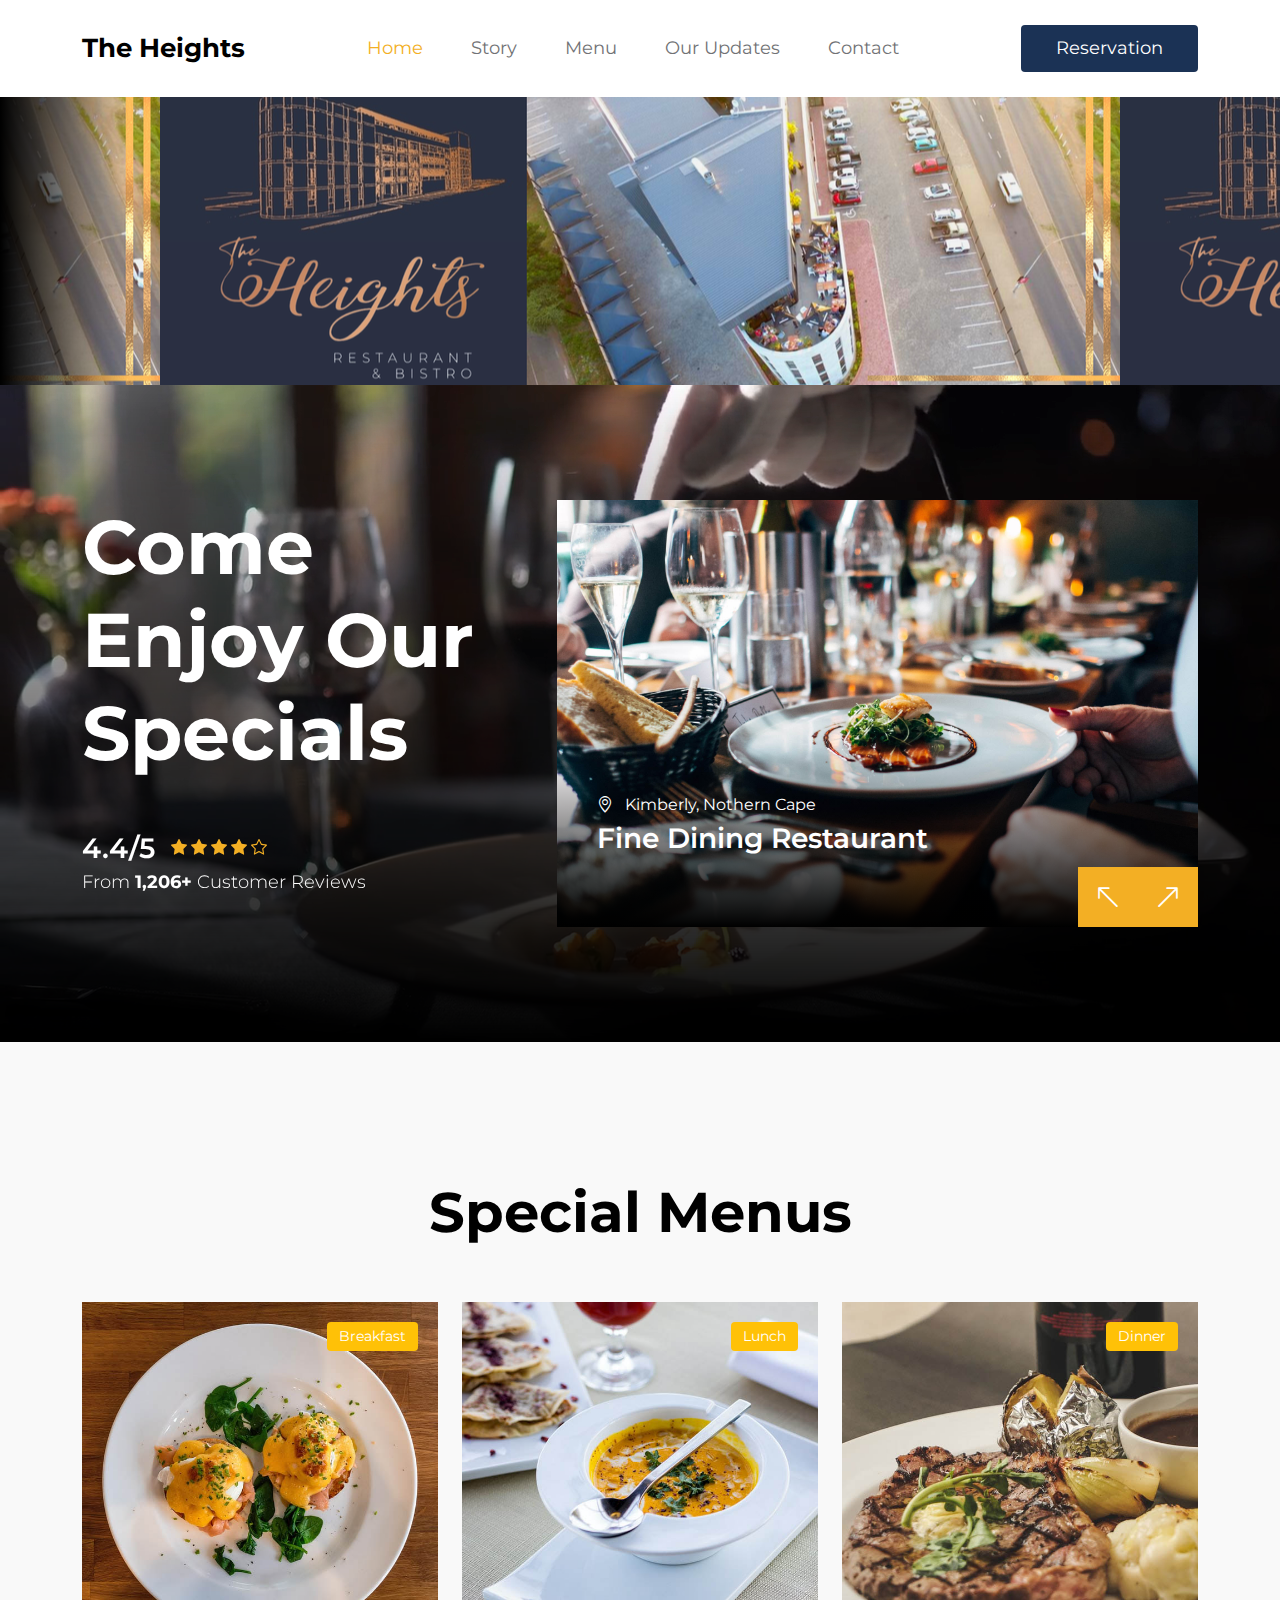
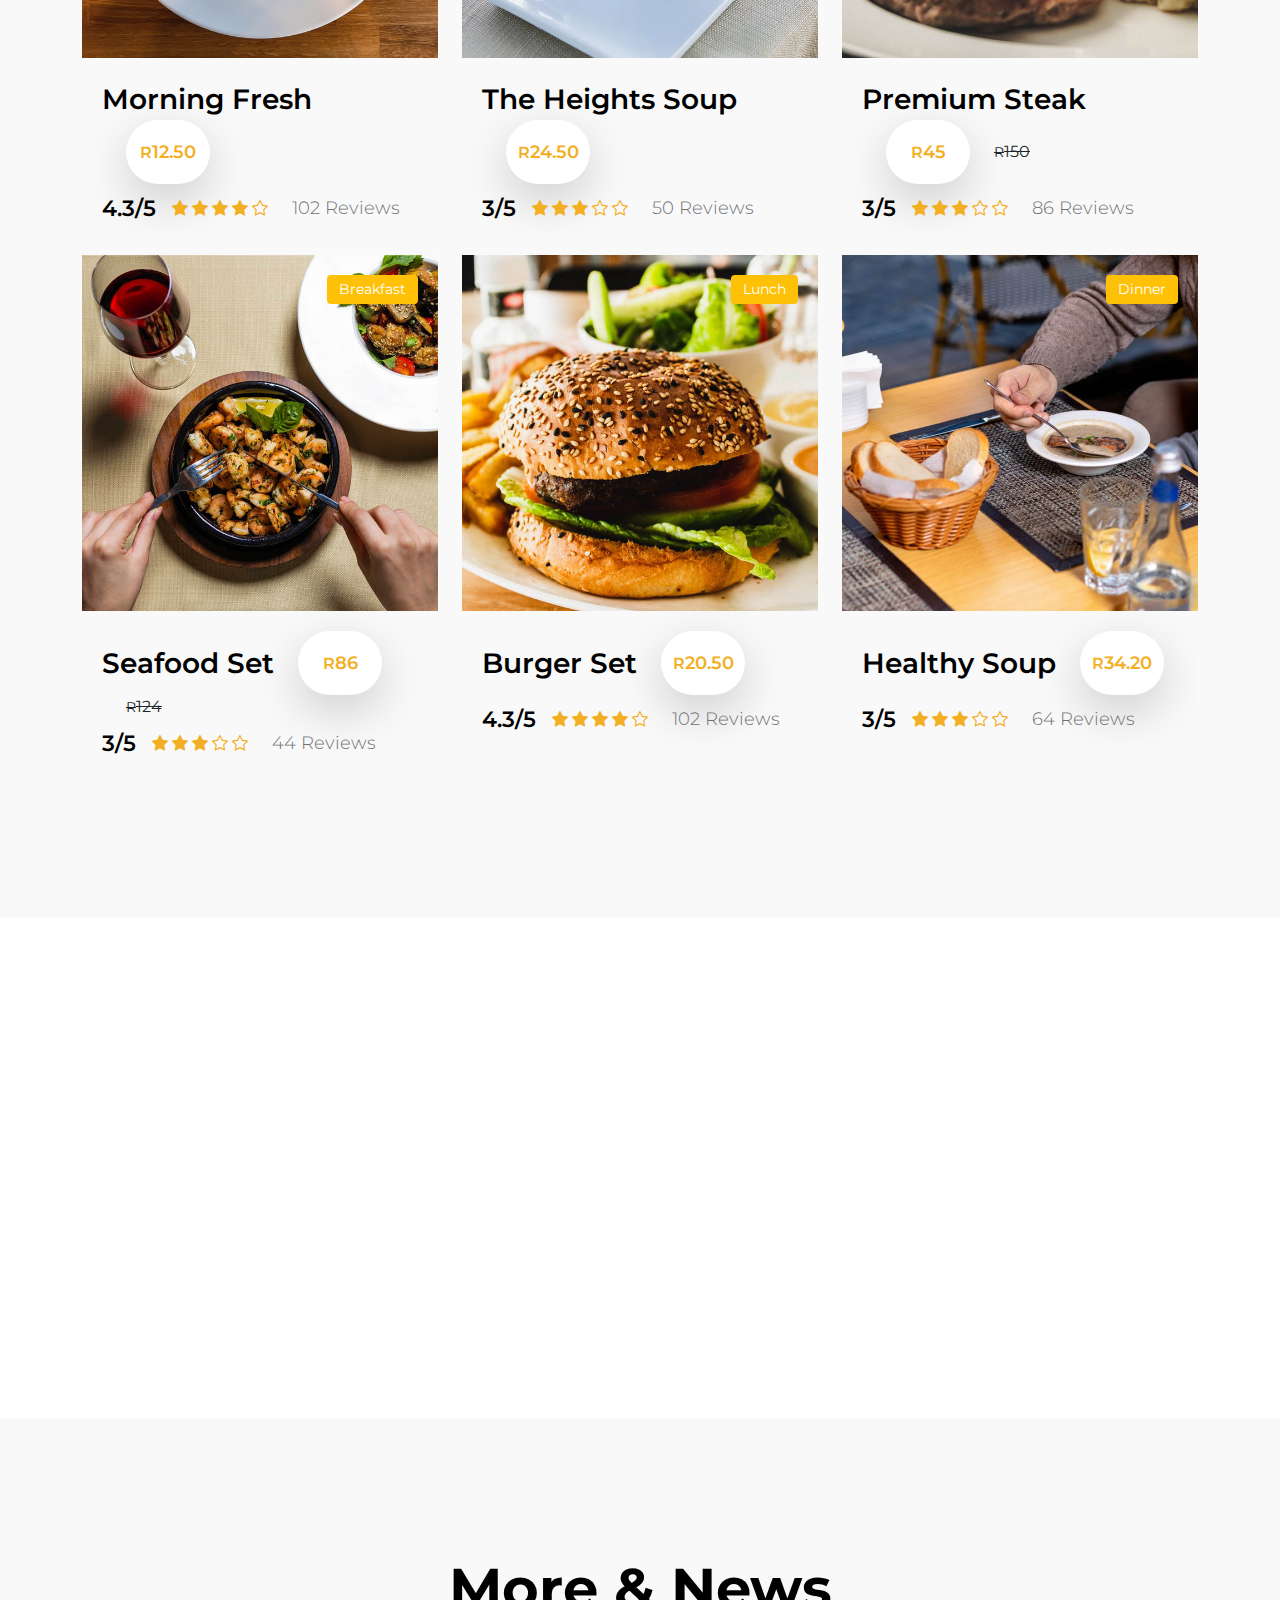
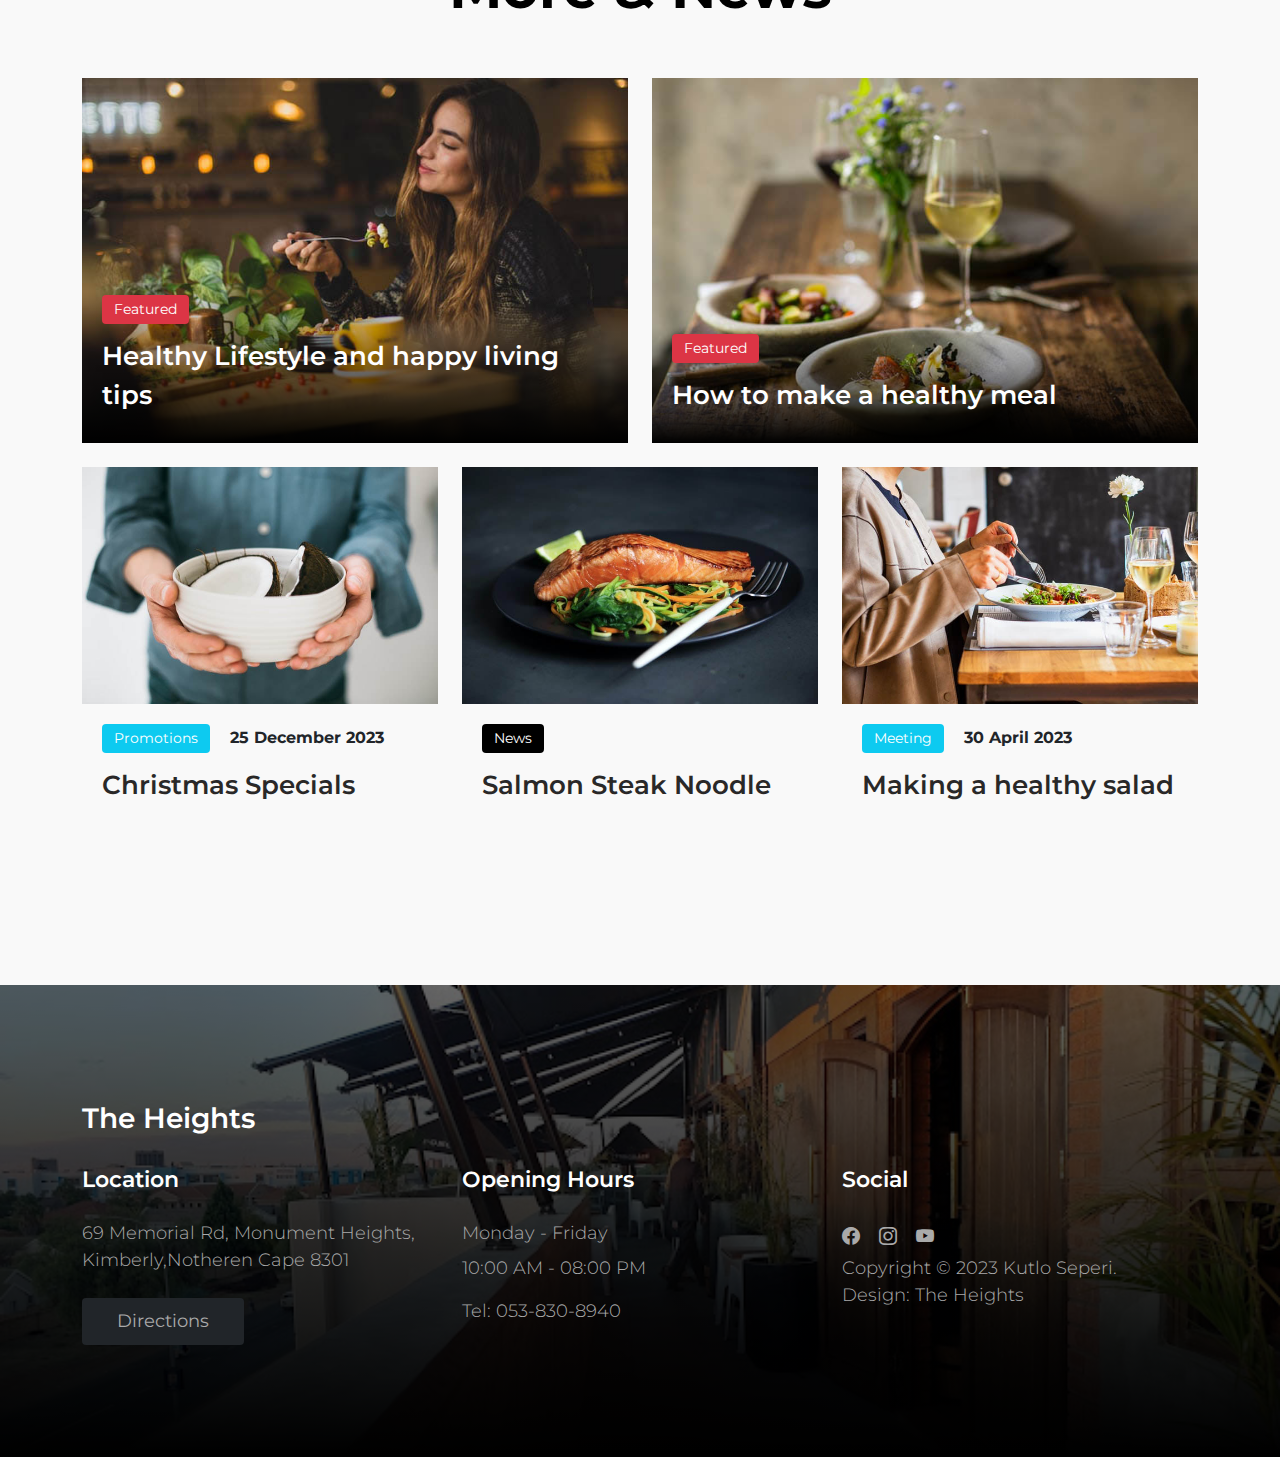
<file: index.html>
<!doctype html>
<html lang="en">
    <head>
        <meta charset="utf-8">
        <meta name="viewport" content="width=device-width, initial-scale=1">

        <meta name="description" content="">
        <meta name="author" content="">

        <title>The heights Restaurant</title>

        <!-- CSS FILES -->    
        <link rel="preconnect" href="https://fonts.googleapis.com">
        
        <link rel="preconnect" href="https://fonts.gstatic.com" crossorigin>
        
        <link href="https://fonts.googleapis.com/css2?family=Montserrat:wght@300;400;600;700&display=swap" rel="stylesheet">                    
        <link href="css/bootstrap.min.css" rel="stylesheet">

        <link href="css/bootstrap-icons.css" rel="stylesheet">

        <link href="css/The-Heights-Resturant.css" rel="stylesheet">
        
<!--

The Hights

-->
    </head>
    
    <body>
        
        <nav class="navbar navbar-expand-lg bg-white shadow-lg">
            <div class="container">
                <button class="navbar-toggler" type="button" data-bs-toggle="collapse" data-bs-target="#navbarNav" aria-controls="navbarNav" aria-expanded="false" aria-label="Toggle navigation">
                    <span class="navbar-toggler-icon"></span>
                </button>
                
                <a class="navbar-brand" href="index.html">
                    The Heights
                </a>

                <div class="d-lg-none">
                    <button type="button" class="custom-btn btn btn-primary" data-bs-toggle="modal" data-bs-target="#BookingModal">Reservation</button>
                </div>

                <div class="collapse navbar-collapse" id="navbarNav">
                    <ul class="navbar-nav mx-auto">
                        <li class="nav-item">
                            <a class="nav-link active" href="index.html">Home</a>
                        </li>

                        <li class="nav-item">
                            <a class="nav-link" href="about.html">Story</a>
                        </li>

                        <li class="nav-item">
                            <a class="nav-link" href="menu.html">Menu</a>
                        </li>

                        <li class="nav-item">
                            <a class="nav-link" href="news.html">Our Updates</a>
                        </li>

                        <li class="nav-item">
                            <a class="nav-link" href="contact.html">Contact</a>
                        </li>
                    </ul>
                </div>

                <div class="d-none d-lg-block">
                    <button type="button" class="custom-btn btn btn-primary" data-bs-toggle="modal" data-bs-target="#BookingModal">Reservation</button>
                </div>

            </div>
        </nav>

        <main>
            <div class="hero-banner">
                <br>
                <br>
                <br>
                <br>
                <br>
                <br>
                <br>
                <br>
            </div>
            <section class="hero">
                <div class="container">
                    <div class="row">

                        <div class="col-lg-5 col-12 m-auto">
                            <div class="heroText">

                                <h1 class="text-white mb-lg-5 mb-3"> Come Enjoy Our Specials</h1>

                                <div class="c-reviews my-3 d-flex flex-wrap align-items-center">
                                    <div class="d-flex flex-wrap align-items-center">
                                        <h4 class="text-white mb-0 me-3">4.4/5</h4>

                                        <div class="reviews-stars">
                                            <i class="bi-star-fill reviews-icon"></i>
                                            <i class="bi-star-fill reviews-icon"></i>
                                            <i class="bi-star-fill reviews-icon"></i>
                                            <i class="bi-star-fill reviews-icon"></i>
                                            <i class="bi-star reviews-icon"></i>
                                        </div>
                                    </div>

                                    <p class="text-white w-100">From <strong>1,206+</strong> Customer Reviews</p>
                                </div>
                            </div>
                        </div>

                        <div class="col-lg-7 col-12">
                            <div id="carouselExampleCaptions" class="carousel carousel-fade hero-carousel slide" data-bs-ride="carousel">
                                <div class="carousel-inner">
                                    <div class="carousel-item active">
                                        <div class="carousel-image-wrap">
                                            <img src="images/slide/jay-wennington-N_Y88TWmGwA-unsplash.jpg" class="img-fluid carousel-image" alt="">
                                        </div>
                                        
                                        <div class="carousel-caption">
                                            <span class="text-white">
                                                <i class="bi-geo-alt me-2"></i>
                                                Kimberly, Nothern Cape
                                            </span>

                                            <h4 class="hero-text">Fine Dining Restaurant</h4>
                                        </div>
                                    </div>

                                    <div class="carousel-item">
                                        <div class="carousel-image-wrap">
                                            <img src="images/slide/jason-leung-O67LZfeyYBk-unsplash.jpg" class="img-fluid carousel-image" alt="">
                                        </div>
                                        
                                        <div class="carousel-caption">
                                            <div class="d-flex align-items-center">
                                                <h4 class="hero-text">Steak</h4>

                                                <span class="price-tag ms-4"><small>R</small>26.50</span>
                                            </div>

                                            <div class="d-flex flex-wrap align-items-center">
                                                <h5 class="reviews-text mb-0 me-3">3.8/5</h5>

                                                <div class="reviews-stars">
                                                    <i class="bi-star-fill reviews-icon"></i>
                                                    <i class="bi-star-fill reviews-icon"></i>
                                                    <i class="bi-star-fill reviews-icon"></i>
                                                    <i class="bi-star reviews-icon"></i>
                                                    <i class="bi-star reviews-icon"></i>
                                                </div>
                                            </div>
                                        </div>
                                    </div>

                                    <div class="carousel-item">
                                        <div class="carousel-image-wrap">
                                            <img src="images/slide/ivan-torres-MQUqbmszGGM-unsplash.jpg" class="img-fluid carousel-image" alt="">
                                        </div>
                                        
                                        <div class="carousel-caption">
                                            <div class="d-flex align-items-center">
                                                <h4 class="hero-text">Sausage Pasta</h4>

                                                <span class="price-tag ms-4"><small>R</small>18.25</span>
                                            </div>

                                            <div class="d-flex flex-wrap align-items-center">
                                                <h5 class="reviews-text mb-0 me-3">4.2/5</h5>

                                                <div class="reviews-stars">
                                                    <i class="bi-star-fill reviews-icon"></i>
                                                    <i class="bi-star-fill reviews-icon"></i>
                                                    <i class="bi-star-fill reviews-icon"></i>
                                                    <i class="bi-star-fill reviews-icon"></i>
                                                    <i class="bi-star reviews-icon"></i>
                                                </div>
                                            </div>
                                        </div>
                                    </div>
                                </div>

                                <button class="carousel-control-prev" type="button" data-bs-target="#carouselExampleCaptions" data-bs-slide="prev">
                                    <span class="carousel-control-prev-icon" aria-hidden="true"></span>
                                    <span class="visually-hidden">Previous</span>
                                </button>

                                <button class="carousel-control-next" type="button" data-bs-target="#carouselExampleCaptions" data-bs-slide="next">
                                    <span class="carousel-control-next-icon" aria-hidden="true"></span>
                                    <span class="visually-hidden">Next</span>
                                </button>
                            </div>
                        </div>

                    </div>
                </div>

                <div class="video-wrap">
                    <video autoplay="" loop="" muted="" class="custom-video" poster="">
                        <source src="video/production_ID_3769033.mp4" type="video/mp4">
                        	Your browser does not support the video tag.
                    	</video>
                </div>

                <div class="overlay"></div>
            </section>

            <section class="menu section-padding">
                <div class="container">
                    <div class="row">

                        <div class="col-12">
                            <h2 class="text-center mb-lg-5 mb-4">Special Menus</h2>
                        </div>

                        <div class="col-lg-4 col-md-6 col-12">
                            <div class="menu-thumb">
                                <div class="menu-image-wrap">
                                    <img src="images/breakfast/brett-jordan-8xt8-HIFqc8-unsplash.jpg" class="img-fluid menu-image" alt="">

                                    <span class="menu-tag bg-warning">Breakfast</span>
                                </div>

                                <div class="menu-info d-flex flex-wrap align-items-center">
                                    <h4 class="mb-0">Morning Fresh</h4>

                                    <span class="price-tag bg-white shadow-lg ms-4"><small>R</small>12.50</span>

                                    <div class="d-flex flex-wrap align-items-center w-100 mt-2">
                                        <h6 class="reviews-text mb-0 me-3">4.3/5</h6>

                                        <div class="reviews-stars">
                                            <i class="bi-star-fill reviews-icon"></i>
                                            <i class="bi-star-fill reviews-icon"></i>
                                            <i class="bi-star-fill reviews-icon"></i>
                                            <i class="bi-star-fill reviews-icon"></i>
                                            <i class="bi-star reviews-icon"></i>
                                        </div>

                                        <p class="reviews-text mb-0 ms-4">102 Reviews</p>
                                    </div>
                                </div>
                            </div>
                        </div>

                        <div class="col-lg-4 col-md-6 col-12">
                            <div class="menu-thumb">
                                <div class="menu-image-wrap">
                                    <img src="images/lunch/farhad-ibrahimzade-MGKqxm6u2bc-unsplash.jpg" class="img-fluid menu-image" alt="">

                                    <span class="menu-tag bg-warning">Lunch</span>
                                </div>

                                <div class="menu-info d-flex flex-wrap align-items-center">
                                    <h4 class="mb-0"> The Heights Soup</h4>

                                    <span class="price-tag bg-white shadow-lg ms-4"><small>R</small>24.50</span>

                                    <div class="d-flex flex-wrap align-items-center w-100 mt-2">
                                        <h6 class="reviews-text mb-0 me-3">3/5</h6>

                                        <div class="reviews-stars">
                                            <i class="bi-star-fill reviews-icon"></i>
                                            <i class="bi-star-fill reviews-icon"></i>
                                            <i class="bi-star-fill reviews-icon"></i>
                                            <i class="bi-star reviews-icon"></i>
                                            <i class="bi-star reviews-icon"></i>
                                        </div>

                                        <p class="reviews-text mb-0 ms-4">50 Reviews</p>
                                    </div>
                                </div>
                            </div>
                        </div>

                        <div class="col-lg-4 col-md-6 col-12">
                            <div class="menu-thumb">
                                <div class="menu-image-wrap">
                                    <img src="images/dinner/keriliwi-c3mFafsFz2w-unsplash.jpg" class="img-fluid menu-image" alt="">

                                    <span class="menu-tag bg-warning">Dinner</span>
                                </div>

                                <div class="menu-info d-flex flex-wrap align-items-center">
                                    <h4 class="mb-0">Premium Steak</h4>

                                    <span class="price-tag bg-white shadow-lg ms-4"><small>R</small>45</span>

                                    <del class="ms-4"><small>R</small>150</del>

                                    <div class="d-flex flex-wrap align-items-center w-100 mt-2">
                                        <h6 class="reviews-text mb-0 me-3">3/5</h6>

                                        <div class="reviews-stars">
                                            <i class="bi-star-fill reviews-icon"></i>
                                            <i class="bi-star-fill reviews-icon"></i>
                                            <i class="bi-star-fill reviews-icon"></i>
                                            <i class="bi-star reviews-icon"></i>
                                            <i class="bi-star reviews-icon"></i>
                                        </div>

                                        <p class="reviews-text mb-0 ms-4">86 Reviews</p>
                                    </div>
                                </div>
                            </div>
                        </div>

                        <div class="col-lg-4 col-md-6 col-12">
                            <div class="menu-thumb">
                                <div class="menu-image-wrap">
                                    <img src="images/dinner/farhad-ibrahimzade-ZipYER3NLhY-unsplash.jpg" class="img-fluid menu-image" alt="">

                                    <span class="menu-tag bg-warning">Breakfast</span>
                                </div>

                                <div class="menu-info d-flex flex-wrap align-items-center">
                                    <h4 class="mb-0">Seafood Set</h4>

                                    <span class="price-tag bg-white shadow-lg ms-4"><small>R</small>86</span>

                                    <del class="ms-4"><small>R</small>124</del>

                                    <div class="d-flex flex-wrap align-items-center w-100 mt-2">
                                        <h6 class="reviews-text mb-0 me-3">3/5</h6>

                                        <div class="reviews-stars">
                                            <i class="bi-star-fill reviews-icon"></i>
                                            <i class="bi-star-fill reviews-icon"></i>
                                            <i class="bi-star-fill reviews-icon"></i>
                                            <i class="bi-star reviews-icon"></i>
                                            <i class="bi-star reviews-icon"></i>
                                        </div>

                                        <p class="reviews-text mb-0 ms-4">44 Reviews</p>
                                    </div>
                                </div>
                            </div>
                        </div>

                        <div class="col-lg-4 col-md-6 col-12">
                            <div class="menu-thumb">
                                <div class="menu-image-wrap">
                                    <img src="images/breakfast/louis-hansel-dphM2U1xq0U-unsplash.jpg" class="img-fluid menu-image" alt="">

                                    <span class="menu-tag bg-warning">Lunch</span>
                                </div>

                                <div class="menu-info d-flex flex-wrap align-items-center">
                                    <h4 class="mb-0">Burger Set</h4>

                                    <span class="price-tag bg-white shadow-lg ms-4"><small>R</small>20.50</span>

                                    <div class="d-flex flex-wrap align-items-center w-100 mt-2">
                                        <h6 class="reviews-text mb-0 me-3">4.3/5</h6>

                                        <div class="reviews-stars">
                                            <i class="bi-star-fill reviews-icon"></i>
                                            <i class="bi-star-fill reviews-icon"></i>
                                            <i class="bi-star-fill reviews-icon"></i>
                                            <i class="bi-star-fill reviews-icon"></i>
                                            <i class="bi-star reviews-icon"></i>
                                        </div>

                                        <p class="reviews-text mb-0 ms-4">102 Reviews</p>
                                    </div>
                                </div>
                            </div>
                        </div>

                        <div class="col-lg-4 col-md-6 col-12">
                            <div class="menu-thumb">
                                <div class="menu-image-wrap">
                                    <img src="images/lunch/farhad-ibrahimzade-D5c9ZciQy_I-unsplash.jpg" class="img-fluid menu-image" alt="">

                                    <span class="menu-tag bg-warning">Dinner</span>
                                </div>

                                <div class="menu-info d-flex flex-wrap align-items-center">
                                    <h4 class="mb-0">Healthy Soup</h4>

                                    <span class="price-tag bg-white shadow-lg ms-4"><small>R</small>34.20</span>

                                    <div class="d-flex flex-wrap align-items-center w-100 mt-2">
                                        <h6 class="reviews-text mb-0 me-3">3/5</h6>

                                        <div class="reviews-stars">
                                            <i class="bi-star-fill reviews-icon"></i>
                                            <i class="bi-star-fill reviews-icon"></i>
                                            <i class="bi-star-fill reviews-icon"></i>
                                            <i class="bi-star reviews-icon"></i>
                                            <i class="bi-star reviews-icon"></i>
                                        </div>

                                        <p class="reviews-text mb-0 ms-4">64 Reviews</p>
                                    </div>
                                </div>
                            </div>
                        </div>

                    </div>
                </div>
            </section>

            <section class="BgImage"></section>

            <section class="news section-padding">
                <div class="container">
                    <div class="row">

                        <h2 class="text-center mb-lg-5 mb-4">More &amp; News</h2>

                        <div class="col-lg-6 col-md-6 col-12">
                            <div class="news-thumb mb-4">
                                <a href="news-detail.html">
                                    <img src="images/news/pablo-merchan-montes-Orz90t6o0e4-unsplash.jpg" class="img-fluid news-image" alt="">
                                </a>
                                
                                <div class="news-text-info news-text-info-large">
                                    <span class="category-tag bg-danger">Featured</span>

                                    <h5 class="news-title mt-2">
                                        <a href="news-detail.html" class="news-title-link">Healthy Lifestyle and happy living tips</a>
                                    </h5>
                                </div>
                            </div> 
                        </div>

                        <div class="col-lg-6 col-md-6 col-12">
                            <div class="news-thumb mb-4">
                                <a href="news-detail.html">
                                    <img src="images/news/stefan-johnson-xIFbDeGcy44-unsplash.jpg" class="img-fluid news-image" alt="">
                                </a>
                                
                                <div class="news-text-info news-text-info-large">
                                    <span class="category-tag bg-danger">Featured</span>

                                    <h5 class="news-title mt-2">
                                        <a href="news-detail.html" class="news-title-link">How to make a healthy meal</a>
                                    </h5>
                                </div>
                            </div> 
                        </div>

                        <div class="col-lg-4 col-md-4 col-12">
                            <div class="news-thumb mb-lg-0 mb-lg-4 mb-0">
                                <a href="news-detail.html">
                                    <img src="images/news/gilles-lambert-S_LhjpfIdm4-unsplash.jpg" class="img-fluid news-image" alt="">
                                </a>
                                
                                <div class="news-text-info">
                                    <span class="category-tag me-3 bg-info">Promotions</span>

                                    <strong>25 December 2023</strong>

                                    <h5 class="news-title mt-2">
                                        <a href="news-detail.html" class="news-title-link">Christmas Specials</a>
                                    </h5>
                                </div>
                            </div> 
                        </div>

                        <div class="col-lg-4 col-md-4 col-12">
                            <div class="news-thumb mb-lg-0 mb-lg-4 mb-2">
                                <a href="news-detail.html">
                                    <img src="images/news/caroline-attwood-bpPTlXWTOvg-unsplash.jpg" class="img-fluid news-image" alt="">
                                </a>
                                
                                <div class="news-text-info">
                                    <span class="category-tag">News</span>

                                    <h5 class="news-title mt-2">
                                        <a href="news-detail.html" class="news-title-link">Salmon Steak Noodle</a>
                                    </h5>
                                </div>
                            </div> 
                        </div>

                        <div class="col-lg-4 col-md-6 col-12">
                            <div class="news-thumb mb-4">
                                <a href="news-detail.html">
                                    <img src="images/news/louis-hansel-GiIiRV0FjwU-unsplash.jpg" class="img-fluid news-image" alt="">
                                </a>
                                
                                <div class="news-text-info">
                                    <span class="category-tag me-3 bg-info">Meeting</span>

                                    <strong>30 April 2023</strong>

                                    <h5 class="news-title mt-2">
                                        <a href="news-detail.html" class="news-title-link">Making a healthy salad</a>
                                    </h5>
                                </div>
                            </div> 
                        </div>

                    </div>
                </div>
            </section>

        </main>

        <footer class="site-footer section-padding">
            
            <div class="container">
                
                <div class="row">

                    <div class="col-12">
                        <h4 class="text-white mb-4 me-5">The Heights</h4>
                    </div>

                    <div class="col-lg-4 col-md-7 col-xs-12 tooplate-mt30">
                        <h6 class="text-white mb-lg-4 mb-3">Location</h6>

                        <p>69 Memorial Rd, Monument Heights, Kimberly,Notheren Cape 8301</p>

                        <a href="https://maps.app.goo.gl/Lxz8xrsuiVxhBZQe9" class="custom-btn btn btn-dark mt-2">Directions</a>
                    </div>

                    <div class="col-lg-4 col-md-5 col-xs-12 tooplate-mt30">
                        <h6 class="text-white mb-lg-4 mb-3">Opening Hours</h6>

                        <p class="mb-2">Monday - Friday</p>

                        <p>10:00 AM - 08:00 PM</p>

                        <p>Tel: <a href="tel: 053-830-8940" class="tel-link">053-830-8940</a></p>
                    </div>

                    <div class="col-lg-4 col-md-6 col-xs-12 tooplate-mt30">
                        <h6 class="text-white mb-lg-4 mb-3">Social</h6>

                        <ul class="social-icon">
                            <li><a href="#" class="social-icon-link bi-facebook"></a></li>

                            <li><a href="#" class="social-icon-link bi-instagram"></a></li>

                           

                            <li><a href="#" class="social-icon-link bi-youtube"></a></li>
                        </ul>
                    
                        <p class="copyright-text ">Copyright © 2023 Kutlo Seperi.
                        <br>Design: The Heights</p>
                        
                    </div>

                </div><!-- row ending -->
                
             </div><!-- container ending -->
             
        </footer>

        <!-- Modal -->
        <div class="modal fade" id="BookingModal" tabindex="-1" aria-labelledby="BookingModal" aria-hidden="true">
            <div class="modal-dialog modal-dialog-centered modal-xl">
                <div class="modal-content">
                    <div class="modal-header">
                        <h3 class="mb-0">Reserve a table</h3>

                        <button type="button" class="btn-close" data-bs-dismiss="modal" aria-label="Close"></button>
                    </div>

                    <div class="modal-body d-flex flex-column justify-content-center">
                        <div class="booking">
                            
                            <form class="booking-form row" role="form" action="#" method="post">
                                <div class="col-lg-6 col-12">
                                    <label for="name" class="form-label">Full Name</label>

                                    <input type="text" name="name" id="name" class="form-control" placeholder="Your Name" required>
                                </div>

                                <div class="col-lg-6 col-12">
                                    <label for="email" class="form-label">Email Address</label>

                                    <input type="email" name="email" id="email" pattern="[^ @]*@[^ @]*" class="form-control" placeholder="your@email.com" required>
                                </div>

                                <div class="col-lg-6 col-12">
                                    <label for="phone" class="form-label">Phone Number</label>

                                    <input type="telephone" name="phone" id="phone" pattern="[0-9]{3}-[0-9]{3}-[0-9]{4}" class="form-control" placeholder="123-456-7890">
                                </div>

                                <div class="col-lg-6 col-12">
                                    <label for="people" class="form-label">Number of persons</label>

                                    <input type="text" name="people" id="people" class="form-control" placeholder="12 persons">
                                </div>

                                <div class="col-lg-6 col-12">
                                    <label for="date" class="form-label">Date</label>

                                    <input type="date" name="date" id="date" value="" class="form-control">
                                </div>

                                <div class="col-lg-6 col-12">
                                    <label for="time" class="form-label">Time</label>

                                    <select class="form-select form-control" name="time" id="time">
                                      <option value="5" selected>5:00 PM</option>
                                      <option value="6">6:00 PM</option>
                                      <option value="7">7:00 PM</option>
                                      <option value="8">8:00 PM</option>
                                      <option value="9">9:00 PM</option>
                                    </select>
                                </div>

                                <div class="col-12">
                                    <label for="message" class="form-label">Special Request</label>

                                    <textarea class="form-control" rows="4" id="message" name="message" placeholder=""></textarea>
                                </div>

                                <div class="col-lg-4 col-12 ms-auto">
                                    <button type="submit" class="form-control">Submit Request</button>
                                </div>
                            </form>
                        </div>
                    </div>

                    <div class="modal-footer"></div>
                    
                </div>
                
            </div>
        </div>

        <!-- JAVASCRIPT FILES -->
        <script src="js/jquery.min.js"></script>
        <script src="js/bootstrap.bundle.min.js"></script>
        <script src="js/custom.js"></script>

    </body>
</html>
</file>
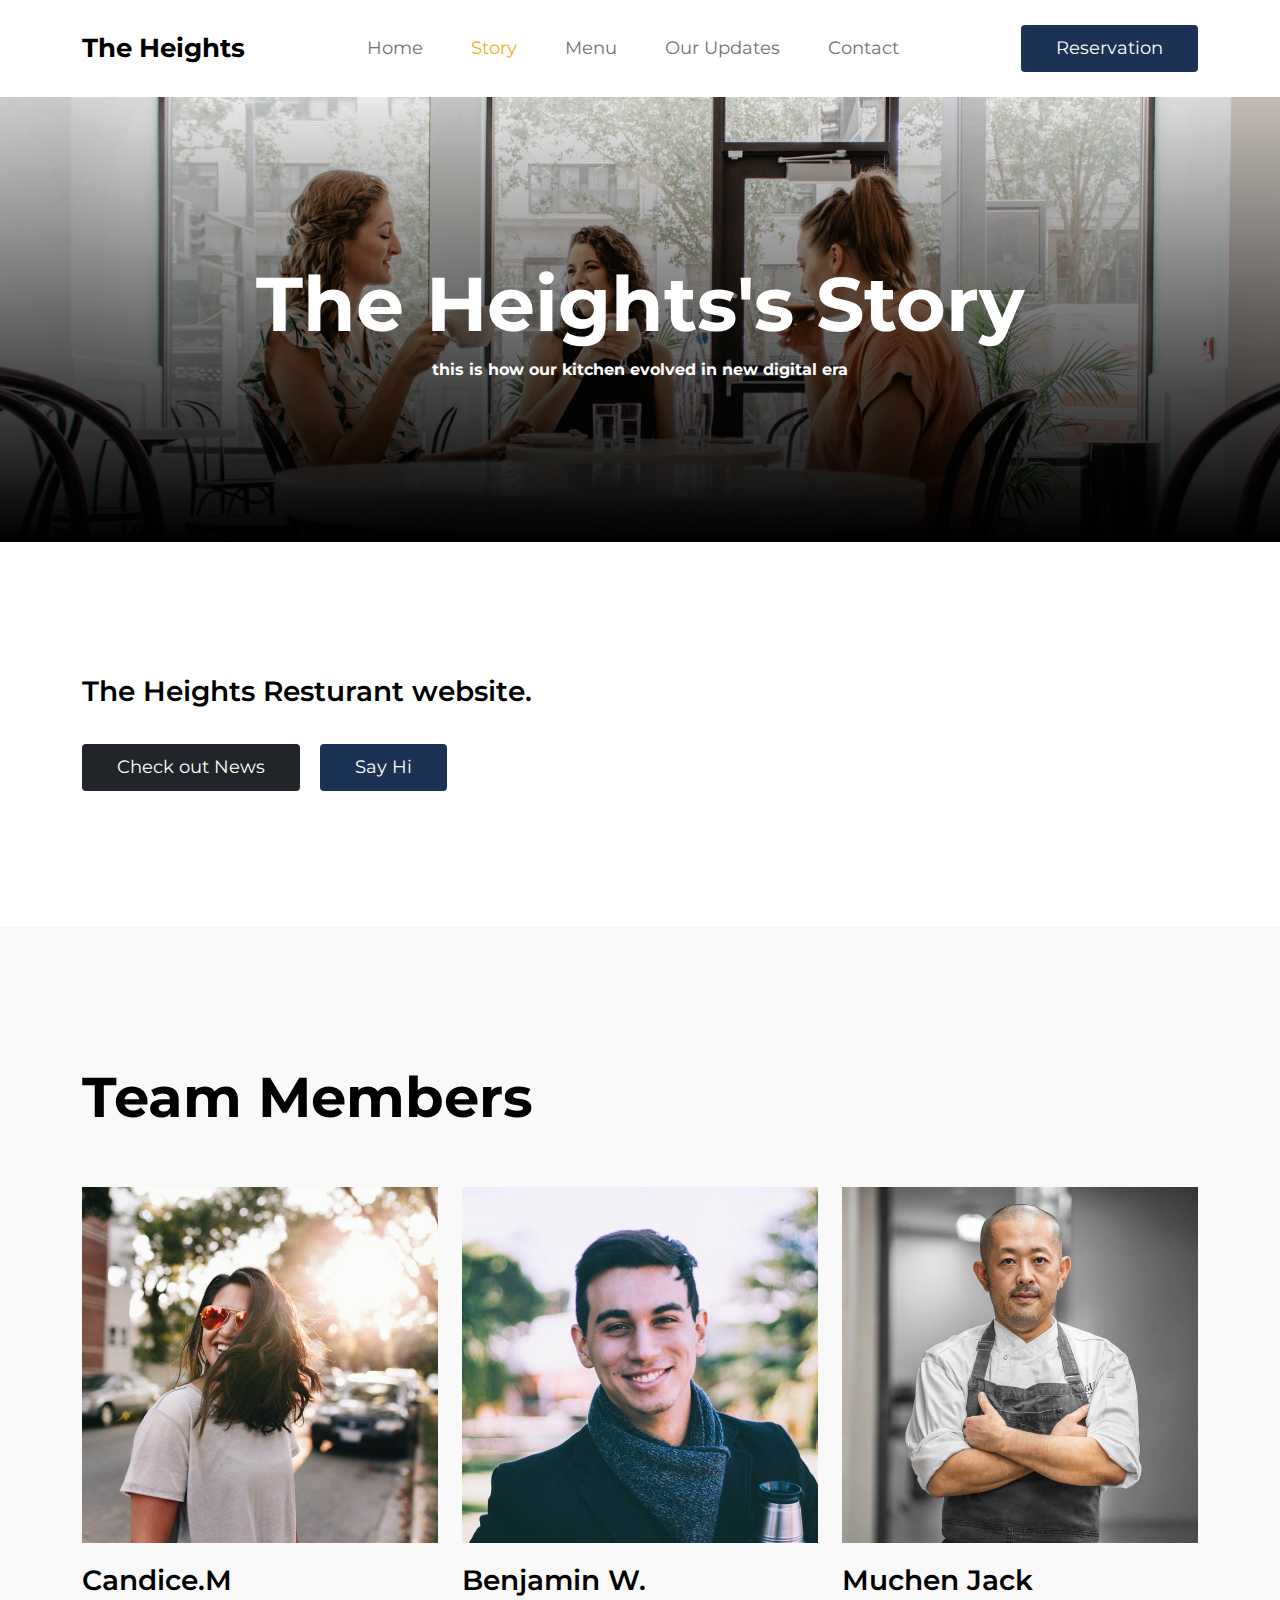
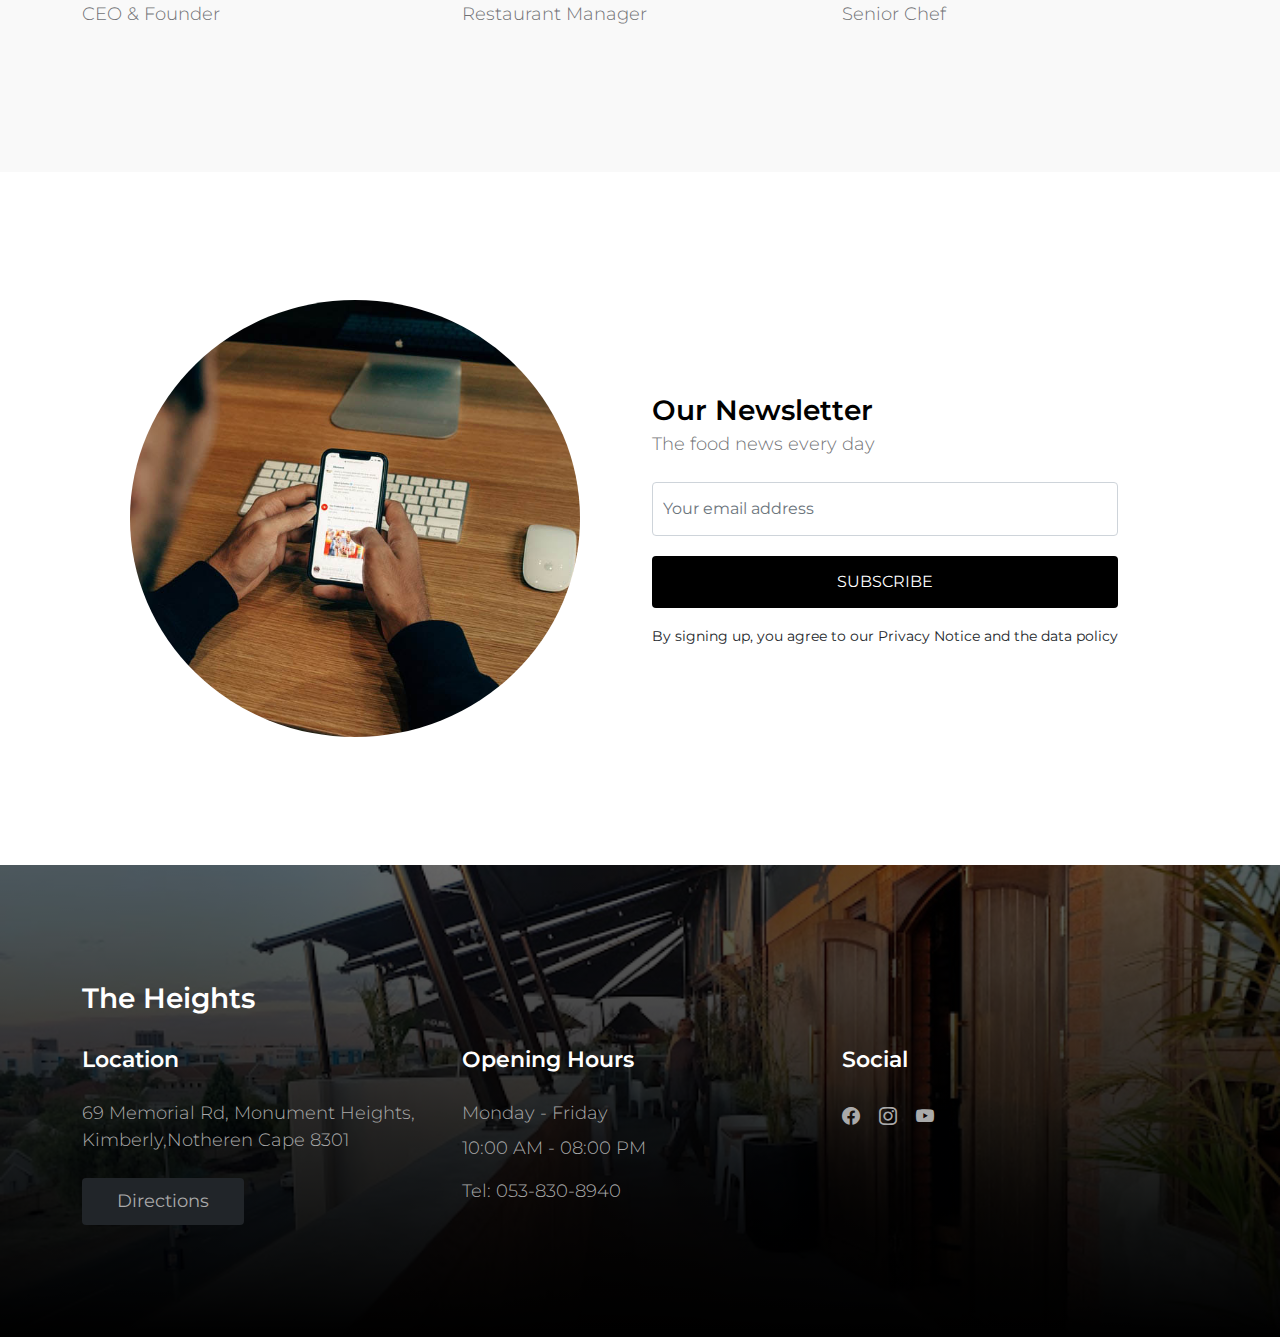
<file: about.html>
<!doctype html>
<html lang="en">
    <head>
        <meta charset="utf-8">
        <meta name="viewport" content="width=device-width, initial-scale=1">

        <meta name="description" content="">
        <meta name="author" content="">

        <title>About The heights Restaurant </title>

        <!-- CSS FILES -->        
        <link rel="preconnect" href="https://fonts.googleapis.com">
        
        <link rel="preconnect" href="https://fonts.gstatic.com" crossorigin>
        
        <link href="https://fonts.googleapis.com/css2?family=Montserrat:wght@300;400;600;700&display=swap" rel="stylesheet">                
        <link href="css/bootstrap.min.css" rel="stylesheet">

        <link href="css/bootstrap-icons.css" rel="stylesheet">

        <link href="css/The-Heights-Resturant.css" rel="stylesheet">

    </head>
    
    <body>
        
        <nav class="navbar navbar-expand-lg bg-white shadow-lg">
            <div class="container">
                <button class="navbar-toggler" type="button" data-bs-toggle="collapse" data-bs-target="#navbarNav" aria-controls="navbarNav" aria-expanded="false" aria-label="Toggle navigation">
                    <span class="navbar-toggler-icon"></span>
                </button>
                
                <a class="navbar-brand" href="index.html">
                    The Heights
                </a>

                <div class="d-lg-none">
                    <button type="button" class="custom-btn btn btn-primary" data-bs-toggle="modal" data-bs-target="#BookingModal">Reservation</button>
                </div>

                <div class="collapse navbar-collapse" id="navbarNav">
                    <ul class="navbar-nav mx-auto">
                        <li class="nav-item">
                            <a class="nav-link" href="index.html">Home</a>
                        </li>

                        <li class="nav-item">
                            <a class="nav-link active" href="about.html">Story</a>
                        </li>

                        <li class="nav-item">
                            <a class="nav-link" href="menu.html">Menu</a>
                        </li>

                        <li class="nav-item">
                            <a class="nav-link" href="news.html">Our Updates</a>
                        </li>

                        <li class="nav-item">
                            <a class="nav-link" href="contact.html">Contact</a>
                        </li>
                    </ul>
                </div>

                <div class="d-none d-lg-block">
                    <button type="button" class="custom-btn btn  btn-primary" data-bs-toggle="modal" data-bs-target="#BookingModal">Reservation</button>
                </div>

            </div>
        </nav>

        <main>

            <header class="site-header site-about-header">
                <div class="container">
                    <div class="row">

                        <div class="col-lg-10 col-12 mx-auto">
                            <h1 class="text-white">The Heights's Story</h1>

                            <strong class="text-white">this is how our kitchen evolved in new digital era</strong>
                        </div>

                    </div>
                </div>

                <div class="overlay"></div>
            </header>

            <section class="about section-padding bg-white">
                <div class="container">
                    <div class="row">

                        <div class="col-lg-6 col-12 mb-2">
                            <h4 class="mb-3">The Heights Resturant website.</h4>

                            <a href="news.html" class="custom-btn btn btn-dark mt-3">Check out News</a>

                            <a href="contact.html" class="custom-btn btn btn-primary mt-3 ms-3">Say Hi</a>
                        </div>

                        

                    </div>
                </div>
            </section>

            <section class="about section-padding">
                <div class="container">
                    <div class="row">

                        <div class="col-12">
                            <h2 class="mb-5">Team Members</h2>
                        </div>

                        <div class="col-lg-4 col-12">
                            <div class="team-thumb">
                                <img src="images/team/matthew-hamilton-tNCH0sKSZbA-unsplash.jpg" class="img-fluid team-image" alt="">
                                
                                <div class="team-info">
                                    <h4 class="mt-3 mb-0">Candice.M</h4>

                                    <p>CEO &amp; Founder</p>
                                </div>
                            </div>
                        </div>

                        <div class="col-lg-4 col-12 my-lg-0 my-4">
                            <div class="team-thumb">
                                <img src="images/team/nicolas-horn-MTZTGvDsHFY-unsplash.jpg" class="img-fluid team-image" alt="">

                                <h4 class="mt-3 mb-0">Benjamin W.</h4>

                                <p>Restaurant Manager</p>
                            </div>
                        </div>

                        <div class="col-lg-4 col-12">
                            <div class="team-thumb">
                                <img src="images/team/rc-cf-FMh5o5m5N9E-unsplash.jpg" class="img-fluid team-image" alt="">
                                
                                <h4 class="mt-3 mb-0">Muchen Jack</h4>

                                <p>Senior Chef</p>
                            </div>
                        </div>

                    </div>
                </div>
            </section>
            
            <section class="newsletter section-padding bg-white">
                <div class="container">
                    <div class="row">

                        <div class="col-lg-6 col-12">
                            <img src="images/charles-deluvio-FdDkfYFHqe4-unsplash.jpg" class="img-fluid newsletter-image" alt="">
                        </div>

                        <div class="col-lg-6 col-12 d-flex align-items-center mt-5 mt-lg-0 mx-auto">
                            <div class="subscribe-form-wrap">
                                <h4 class="mb-0">Our Newsletter</h4>

                                <p>The food news every day</p>

                                <form class="custom-form subscribe-form mt-4" role="form">
                                    <input type="email" name="subscribe-email" id="subscribe-email" pattern="[^ @]*@[^ @]*" class="form-control" placeholder="Your email address" required="">

                                    <button type="submit" class="form-control mb-3" id="subscribe">Subscribe</button>

                                    <small>By signing up, you agree to our Privacy Notice and the data policy</small>
                                    </div>
                                </form>
                            </div>
                        </div>

                    </div>
                </div>
            </section>

        </main>

        <footer class="site-footer section-padding">
            
            <div class="container">
                
                <div class="row">

                    <div class="col-12">
                        <h4 class="text-white mb-4 me-5">The Heights</h4>
                    </div>

                    <div class="col-lg-4 col-md-7 col-xs-12 ">
                        <h6 class="text-white mb-lg-4 mb-3">Location</h6>

                        <p>69 Memorial Rd, Monument Heights, Kimberly,Notheren Cape 8301</p>

                        <a href="https://maps.app.goo.gl/Lxz8xrsuiVxhBZQe9" class="custom-btn btn btn-dark mt-2">Directions</a>
                    </div>

                    <div class="col-lg-4 col-md-5 col-xs-12 ">
                        <h6 class="text-white mb-lg-4 mb-3">Opening Hours</h6>

                        <p class="mb-2">Monday - Friday</p>

                        <p>10:00 AM - 08:00 PM</p>

                        <p>Tel: <a href="tel: 053-830-8940" class="tel-link">053-830-8940</a></p>
                    </div>

                    <div class="col-lg-4 col-md-6 col-xs-12 ">
                        <h6 class="text-white mb-lg-4 mb-3">Social</h6>

                        <ul class="social-icon">
                            <li><a href="#" class="social-icon-link bi-facebook"></a></li>

                            <li><a href="#" class="social-icon-link bi-instagram"></a></li>

                          

                            <li><a href="#" class="social-icon-link bi-youtube"></a></li>
                        </ul>
                    
                      </p>
                        
                    </div>

                </div><!-- row ending -->
                
             </div><!-- container ending -->
             
        </footer>

        <!-- Modal -->
        <div class="modal fade" id="BookingModal" tabindex="-1" aria-labelledby="BookingModal" aria-hidden="true">
            <div class="modal-dialog modal-dialog-centered modal-xl">
                <div class="modal-content">
                    <div class="modal-header">
                        <h3 class="mb-0">Reserve a table</h3>

                        <button type="button" class="btn-close" data-bs-dismiss="modal" aria-label="Close"></button>
                    </div>

                    <div class="modal-body d-flex flex-column justify-content-center">
                        <div class="booking">
                            
                            <form class="booking-form row" role="form" action="#" method="post">
                                <div class="col-lg-6 col-12">
                                    <label for="name" class="form-label">Full Name</label>

                                    <input type="text" name="name" id="name" class="form-control" placeholder="Your Name" required>
                                </div>

                                <div class="col-lg-6 col-12">
                                    <label for="email" class="form-label">Email Address</label>

                                    <input type="email" name="email" id="email" pattern="[^ @]*@[^ @]*" class="form-control" placeholder="your@email.com" required>
                                </div>

                                <div class="col-lg-6 col-12">
                                    <label for="phone" class="form-label">Phone Number</label>

                                    <input type="telephone" name="phone" id="phone" pattern="[0-9]{3}-[0-9]{3}-[0-9]{4}" class="form-control" placeholder="123-456-7890">
                                </div>

                                <div class="col-lg-6 col-12">
                                    <label for="people" class="form-label">Number of persons</label>

                                    <input type="text" name="people" id="people" class="form-control" placeholder="12 persons">
                                </div>

                                <div class="col-lg-6 col-12">
                                    <label for="date" class="form-label">Date</label>

                                    <input type="date" name="date" id="date" value="" class="form-control">
                                </div>

                                <div class="col-lg-6 col-12">
                                    <label for="time" class="form-label">Time</label>

                                    <select class="form-select form-control" name="time" id="time">
                                      <option value="5" selected>5:00 PM</option>
                                      <option value="6">6:00 PM</option>
                                      <option value="7">7:00 PM</option>
                                      <option value="8">8:00 PM</option>
                                      <option value="9">9:00 PM</option>
                                    </select>
                                </div>

                                <div class="col-12">
                                    <label for="message" class="form-label">Special Request</label>

                                    <textarea class="form-control" rows="4" id="message" name="message" placeholder=""></textarea>
                                </div>

                                <div class="col-lg-4 col-12 ms-auto">
                                    <button type="submit" class="form-control">Submit Request</button>
                                </div>
                            </form>
                        </div>
                    </div>

                    <div class="modal-footer"></div>
                    
                </div>
                
            </div>
        </div>

        <!-- JAVASCRIPT FILES -->
        <script src="js/jquery.min.js"></script>
        <script src="js/bootstrap.bundle.min.js"></script>
        <script src="js/custom.js"></script>

    </body>
</html>
</file>
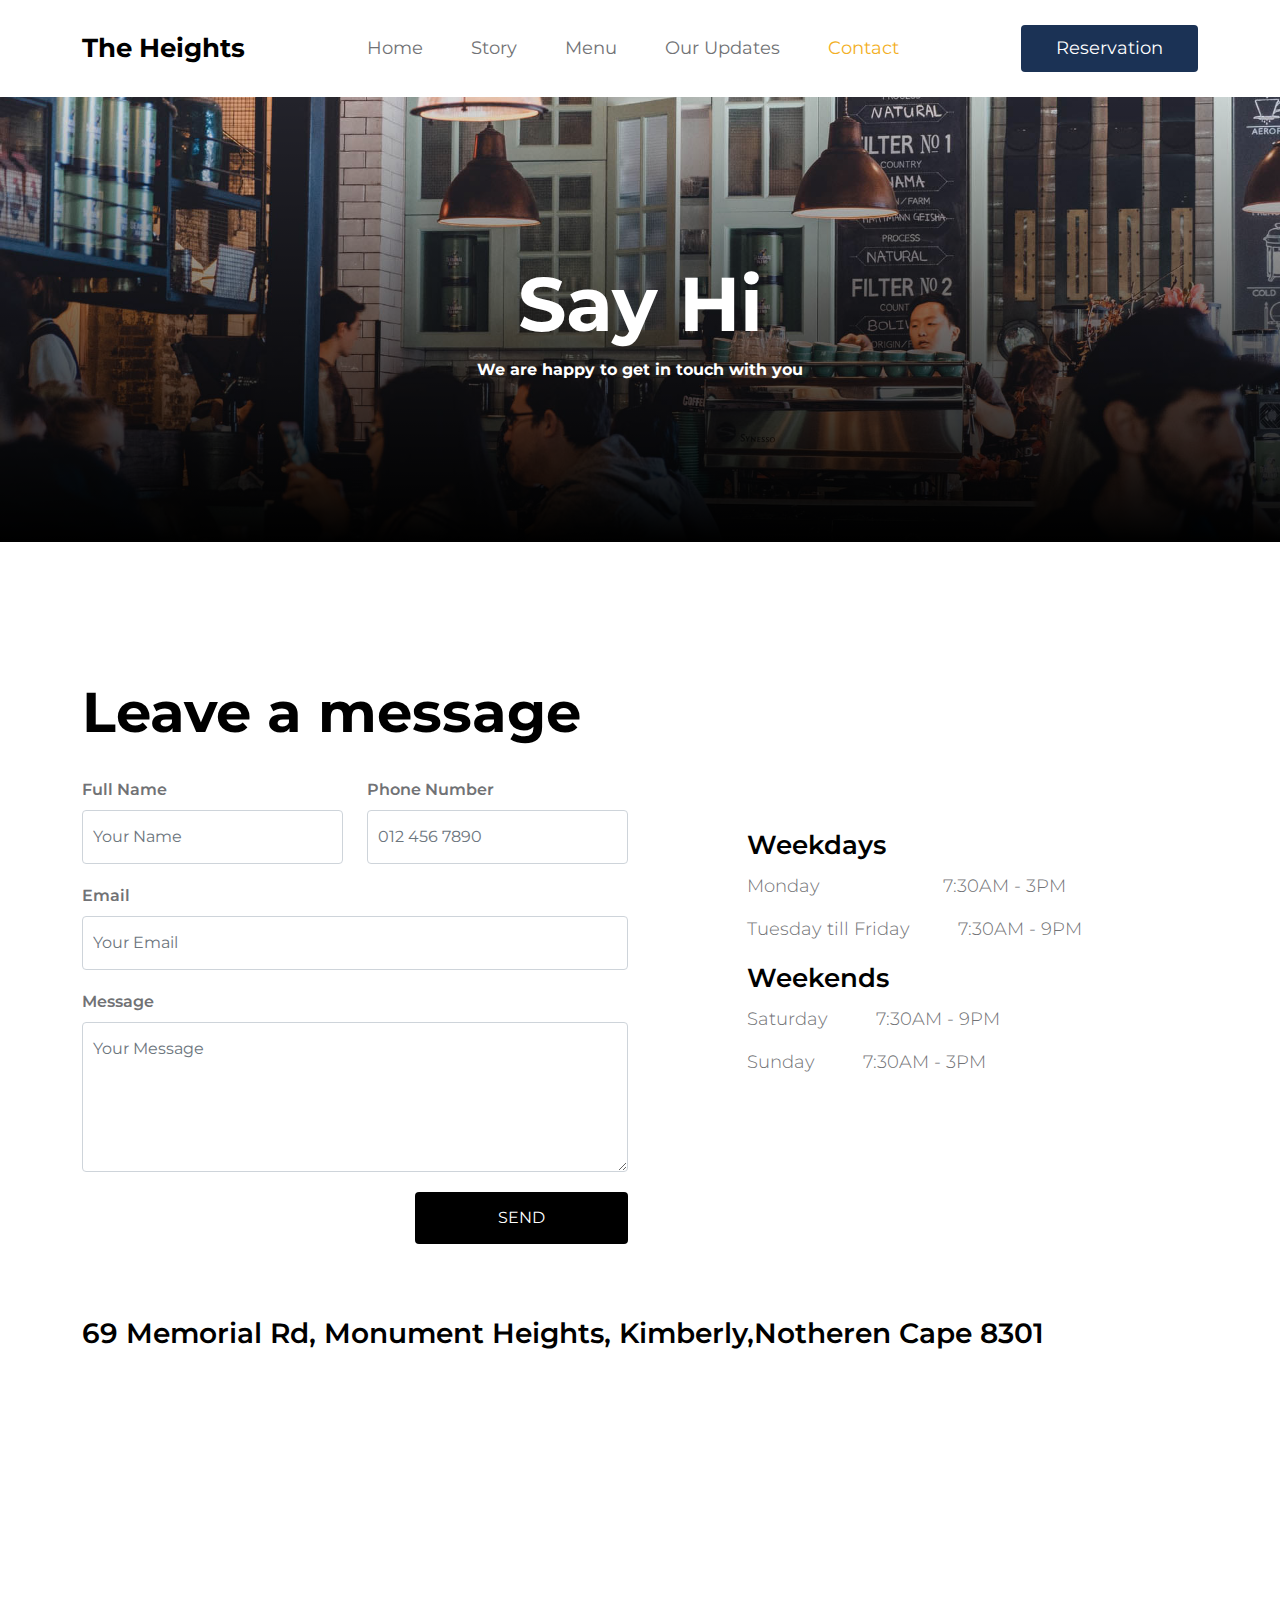
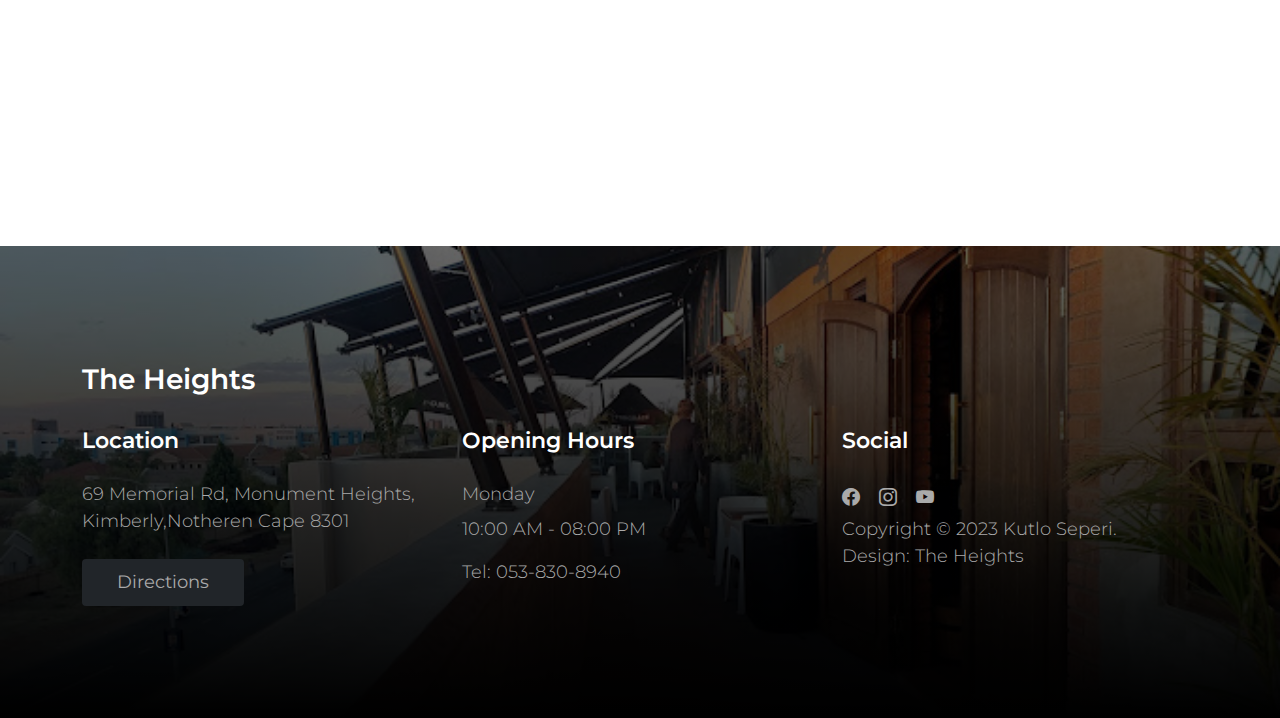
<file: contact.html>
<!doctype html>
<html lang="en">
    <head>
        <meta charset="utf-8">
        <meta name="viewport" content="width=device-width, initial-scale=1">

        <meta name="description" content="">
        <meta name="author" content="">

        <title>The heights - Contact Page</title>

        <!-- CSS FILES -->        
        <link rel="preconnect" href="https://fonts.googleapis.com">
        
        <link rel="preconnect" href="https://fonts.gstatic.com" crossorigin>
        
        <link href="https://fonts.googleapis.com/css2?family=Montserrat:wght@300;400;600;700&display=swap" rel="stylesheet">                
        <link href="css/bootstrap.min.css" rel="stylesheet">

        <link href="css/bootstrap-icons.css" rel="stylesheet">

        <link href="css/The-Heights-Resturant.css" rel="stylesheet">
<!--

The heights

-->
    </head>
    
    <body>
        
        <nav class="navbar navbar-expand-lg bg-white shadow-lg">
            <div class="container">
                <button class="navbar-toggler" type="button" data-bs-toggle="collapse" data-bs-target="#navbarNav" aria-controls="navbarNav" aria-expanded="false" aria-label="Toggle navigation">
                    <span class="navbar-toggler-icon"></span>
                </button>
                
                <a class="navbar-brand" href="index.html">
                    The Heights
                </a>

                <div class="d-lg-none">
                    <button type="button" class="custom-btn btn btn-primary" data-bs-toggle="modal" data-bs-target="#BookingModal">Reservation</button>
                </div>

                <div class="collapse navbar-collapse" id="navbarNav">
                    <ul class="navbar-nav mx-auto">
                        <li class="nav-item">
                            <a class="nav-link" href="index.html">Home</a>
                        </li>

                        <li class="nav-item">
                            <a class="nav-link" href="about.html">Story</a>
                        </li>

                        <li class="nav-item">
                            <a class="nav-link" href="menu.html">Menu</a>
                        </li>

                        <li class="nav-item">
                            <a class="nav-link" href="news.html">Our Updates</a>
                        </li>

                        <li class="nav-item">
                            <a class="nav-link active" href="contact.html">Contact</a>
                        </li>
                    </ul>
                </div>

                <div class="d-none d-lg-block">
                    <button type="button" class="custom-btn btn btn-primary data-bs-toggle="modal" data-bs-target="#BookingModal">Reservation</button>
                </div>

            </div>
        </nav>

        <main>

            <header class="site-header site-contact-header">
                <div class="container">
                    <div class="row">

                        <div class="col-lg-10 col-12 mx-auto">
                            <h1 class="text-white">Say Hi</h1>

                            <strong class="text-white">We are happy to get in touch with you</strong>
                        </div>

                    </div>
                </div>
                
                <div class="overlay"></div>
            </header>

            <section class="contact section-padding">
                <div class="container">
                    <div class="row">

                        <div class="col-12">
                            <h2 class="mb-4">Leave a message</h2>
                        </div>

                        <div class="col-lg-6 col-12">
                            <form class="custom-form contact-form row" action="#" method="post" role="form">
                                <div class="col-lg-6 col-6">
                                    <label for="contact-name" class="form-label">Full Name</label>

                                    <input type="text" name="contact-name" id="contact-name" class="form-control" placeholder="Your Name" required>
                                </div>

                                <div class="col-lg-6 col-6">
                                    <label for="contact-phone" class="form-label">Phone Number</label>

                                    <input type="telephone" name="contact-phone" id="contact-phone" pattern="[0-9]{10}" class="form-control" placeholder="012 456 7890">
                                </div>

                                <div class="col-12">
                                    <label for="contact-email" class="form-label">Email</label>

                                    <input type="email" name="contact-email" id="contact-email" pattern="[^ @]*@[^ @]*" class="form-control" placeholder="Your Email" required="">

                                    <label for="contact-message" class="form-label">Message</label>

                                    <textarea class="form-control" rows="5" id="contact-message" name="contact-message" placeholder="Your Message"></textarea>
                                </div>

                                <div class="col-lg-5 col-12 ms-auto">
                                    <button type="submit" class="form-control">Send</button>
                                </div>
                            </form>
                        </div>

                        <div class="col-lg-4 col-12 mx-auto mt-lg-5 mt-4">

                           
                           
                            <h5>Weekdays</h5>

                            <div class="d-flex">
                                <p>Monday &nbsp;&nbsp;&nbsp;&nbsp;&nbsp;&nbsp;&nbsp;&nbsp;&nbsp;&nbsp;&nbsp;&nbsp;&nbsp;&nbsp;</p>
                                <p class="ms-5">7:30AM - 3PM</p>
                            </div>
                            <div class="d-flex">

                                <p> Tuesday till Friday </p>
                                <p class="ms-5">7:30AM - 9PM</p>
                            </div>
                            
                            <h5>Weekends</h5>
                            <div class="d-flex">
                                <p> Saturday </p>
                                <p class="ms-5">7:30AM - 9PM</p>
                            </div>
                            <div class="d-flex mb-lg-3">
                                <p>Sunday </p>
                                <p class="ms-5">7:30AM - 3PM</p>
                            </div>
                        </div>

                        <div class="col-12">
                            <h4 class="mt-5 mb-4">69 Memorial Rd, Monument Heights, Kimberly,Notheren Cape 8301</h4>

                            <div class="google-map pt-3">
                                <p><iframe id="map-canvas" class="map_part" width="100%"  height="300"  frameborder="0" scrolling="no" marginheight="0" marginwidth="0" src="https://maps.google.com/maps?width=100%&amp;height=100%&amp;hl=en&amp;q=The Heights Resturant Kimberly&amp;t=&amp;z=14&amp;ie=UTF8&amp;iwloc=B&amp;output=embed">Powered by <a href="https://www.googlemapsgenerator.com">google maps embed</a> and <a href="https://allabeviljas.se/">allabeviljas.se</a></iframe></p>                            </div>
                        </div>

                    </div>
                </div>
            </section>

        </main>

        <footer class="site-footer section-padding">
            
            <div class="container">
                
                <div class="row">

                    <div class="col-12">
                        <h4 class="text-white mb-4 me-5">The Heights</h4>
                    </div>

                    <div class="col-lg-4 col-md-7 col-xs-12 tooplate-mt30">
                        <h6 class="text-white mb-lg-4 mb-3">Location</h6>

                        <p>69 Memorial Rd, Monument Heights, Kimberly,Notheren Cape 8301
                        </p>

                        <a href="https://maps.app.goo.gl/Lxz8xrsuiVxhBZQe9" class="custom-btn btn btn-dark mt-2">Directions</a>
                    </div>

                    <div class="col-lg-4 col-md-5 col-xs-12 tooplate-mt30">
                        <h6 class="text-white mb-lg-4 mb-3">Opening Hours</h6>

                        <p class="mb-2">Monday</p>

                        <p>10:00 AM - 08:00 PM</p>

                        <p>Tel: <a href="tel: 053-830-8940" class="tel-link">053-830-8940</a></p>
                    </div>

                    <div class="col-lg-4 col-md-6 col-xs-12 tooplate-mt30">
                        <h6 class="text-white mb-lg-4 mb-3">Social</h6>

                        <ul class="social-icon">
                            <li><a href="#" class="social-icon-link bi-facebook"></a></li>

                            <li><a href="#" class="social-icon-link bi-instagram"></a></li>

                          

                            <li><a href="#" class="social-icon-link bi-youtube"></a></li>
                        </ul>
                    
                        <p class="copyright-text ">Copyright © 2023 Kutlo Seperi.
                            <br>Design: The Heights</p>
                            
                    </div>

                </div><!-- row ending -->
                
             </div><!-- container ending -->
             
        </footer>

        <!-- Modal -->
        <div class="modal fade" id="BookingModal" tabindex="-1" aria-labelledby="BookingModal" aria-hidden="true">
            <div class="modal-dialog modal-dialog-centered modal-xl">
                <div class="modal-content">
                    <div class="modal-header">
                        <h3 class="mb-0">Reserve a table</h3>

                        <button type="button" class="btn-close" data-bs-dismiss="modal" aria-label="Close"></button>
                    </div>

                    <div class="modal-body d-flex flex-column justify-content-center">
                        <div class="booking">
                            
                            <form class="booking-form row" role="form" action="#" method="post">
                                <div class="col-lg-6 col-12">
                                    <label for="name" class="form-label">Full Name</label>

                                    <input type="text" name="name" id="name" class="form-control" placeholder="Your Name" required>
                                </div>

                                <div class="col-lg-6 col-12">
                                    <label for="email" class="form-label">Email Address</label>

                                    <input type="email" name="email" id="email" pattern="[^ @]*@[^ @]*" class="form-control" placeholder="your@email.com" required>
                                </div>

                                <div class="col-lg-6 col-12">
                                    <label for="phone" class="form-label">Phone Number</label>

                                    <input type="telephone" name="phone" id="phone" pattern="[0-9]{3}-[0-9]{3}-[0-9]{4}" class="form-control" placeholder="123-456-7890">
                                </div>

                                <div class="col-lg-6 col-12">
                                    <label for="people" class="form-label">Number of persons</label>

                                    <input type="text" name="people" id="people" class="form-control" placeholder="12 persons">
                                </div>

                                <div class="col-lg-6 col-12">
                                    <label for="date" class="form-label">Date</label>

                                    <input type="date" name="date" id="date" value="" class="form-control">
                                </div>

                                <div class="col-lg-6 col-12">
                                    <label for="time" class="form-label">Time</label>

                                    <select class="form-select form-control" name="time" id="time">
                                      <option value="5" selected>5:00 PM</option>
                                      <option value="6">6:00 PM</option>
                                      <option value="7">7:00 PM</option>
                                      <option value="8">8:00 PM</option>
                                      <option value="9">9:00 PM</option>
                                    </select>
                                </div>

                                <div class="col-12">
                                    <label for="message" class="form-label">Special Request</label>

                                    <textarea class="form-control" rows="4" id="message" name="message" placeholder=""></textarea>
                                </div>

                                <div class="col-lg-4 col-12 ms-auto">
                                    <button type="submit" class="form-control">Submit Request</button>
                                </div>
                            </form>
                        </div>
                    </div>

                    <div class="modal-footer"></div>
                    
                </div>
                
            </div>
        </div>

        <!-- JAVASCRIPT FILES -->
        <script src="js/jquery.min.js"></script>
        <script src="js/bootstrap.bundle.min.js"></script>
        <script src="js/custom.js"></script>

    </body>
</html>
</file>
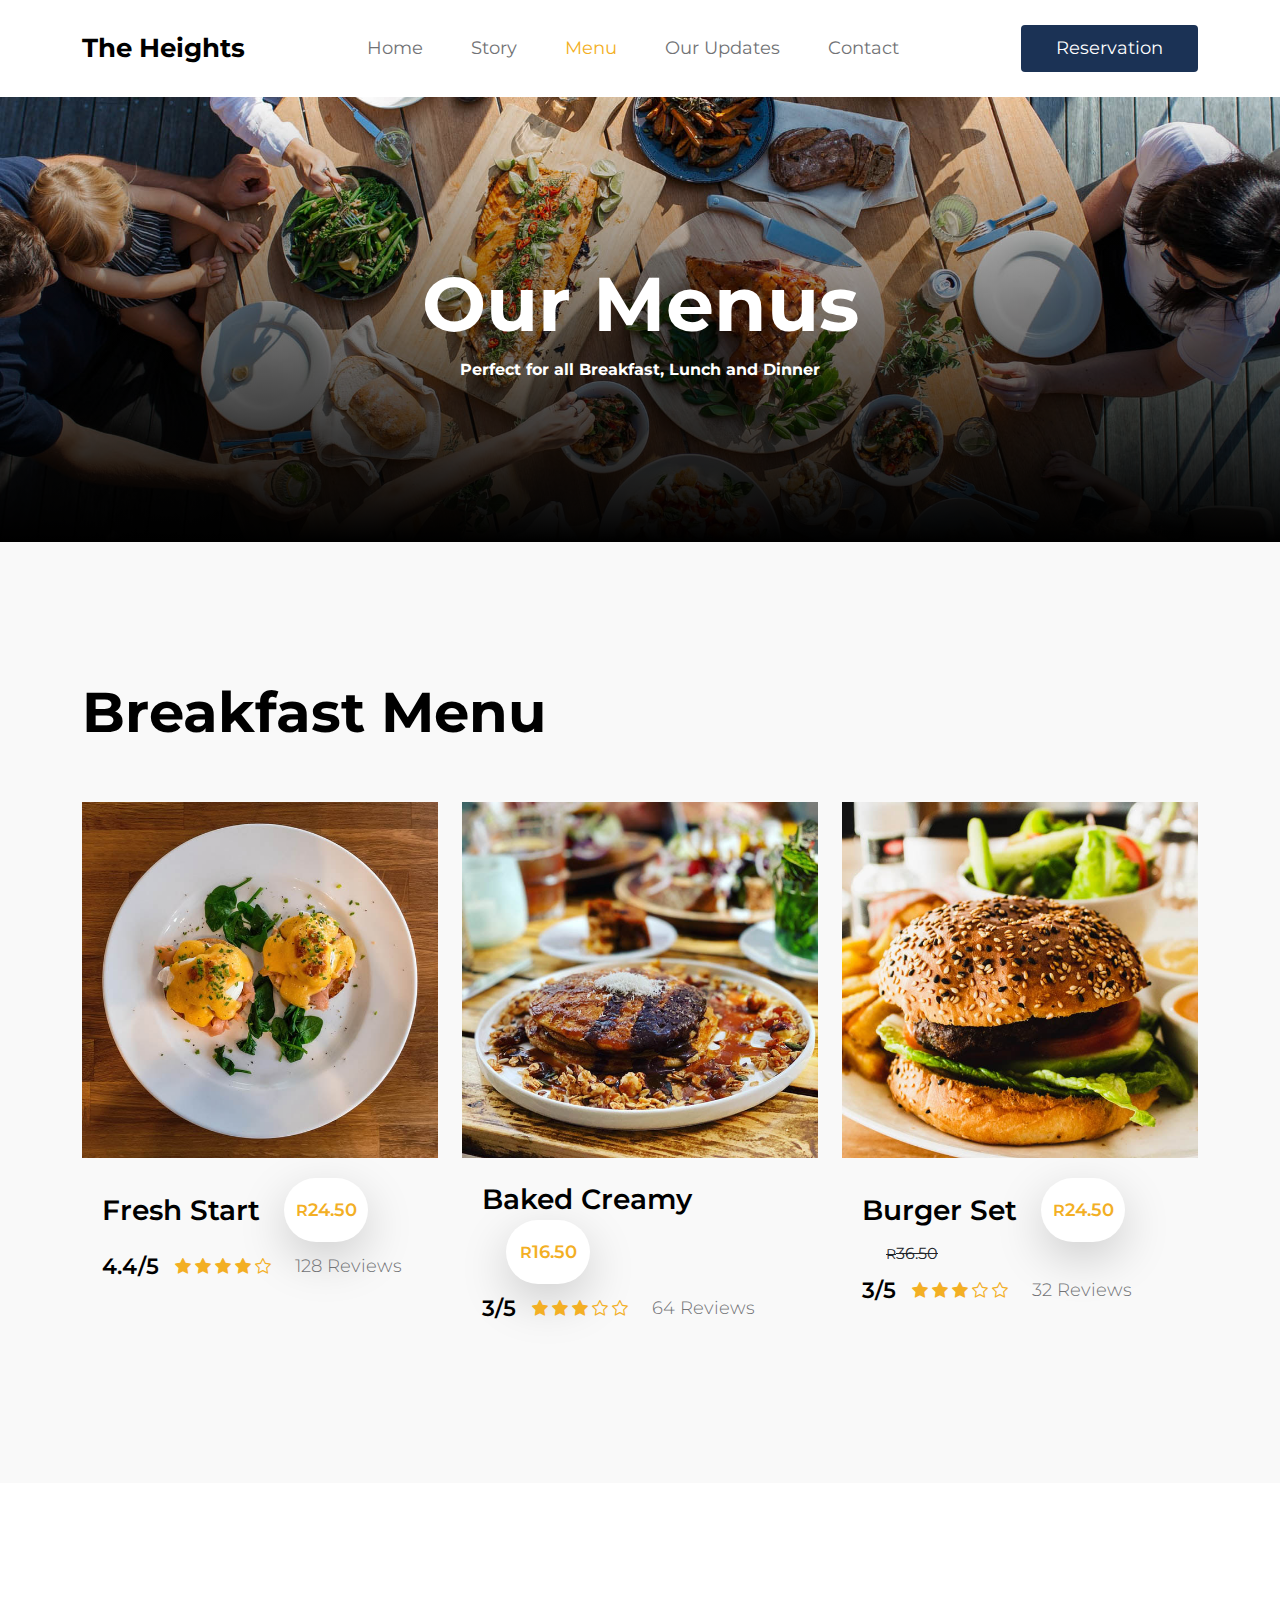
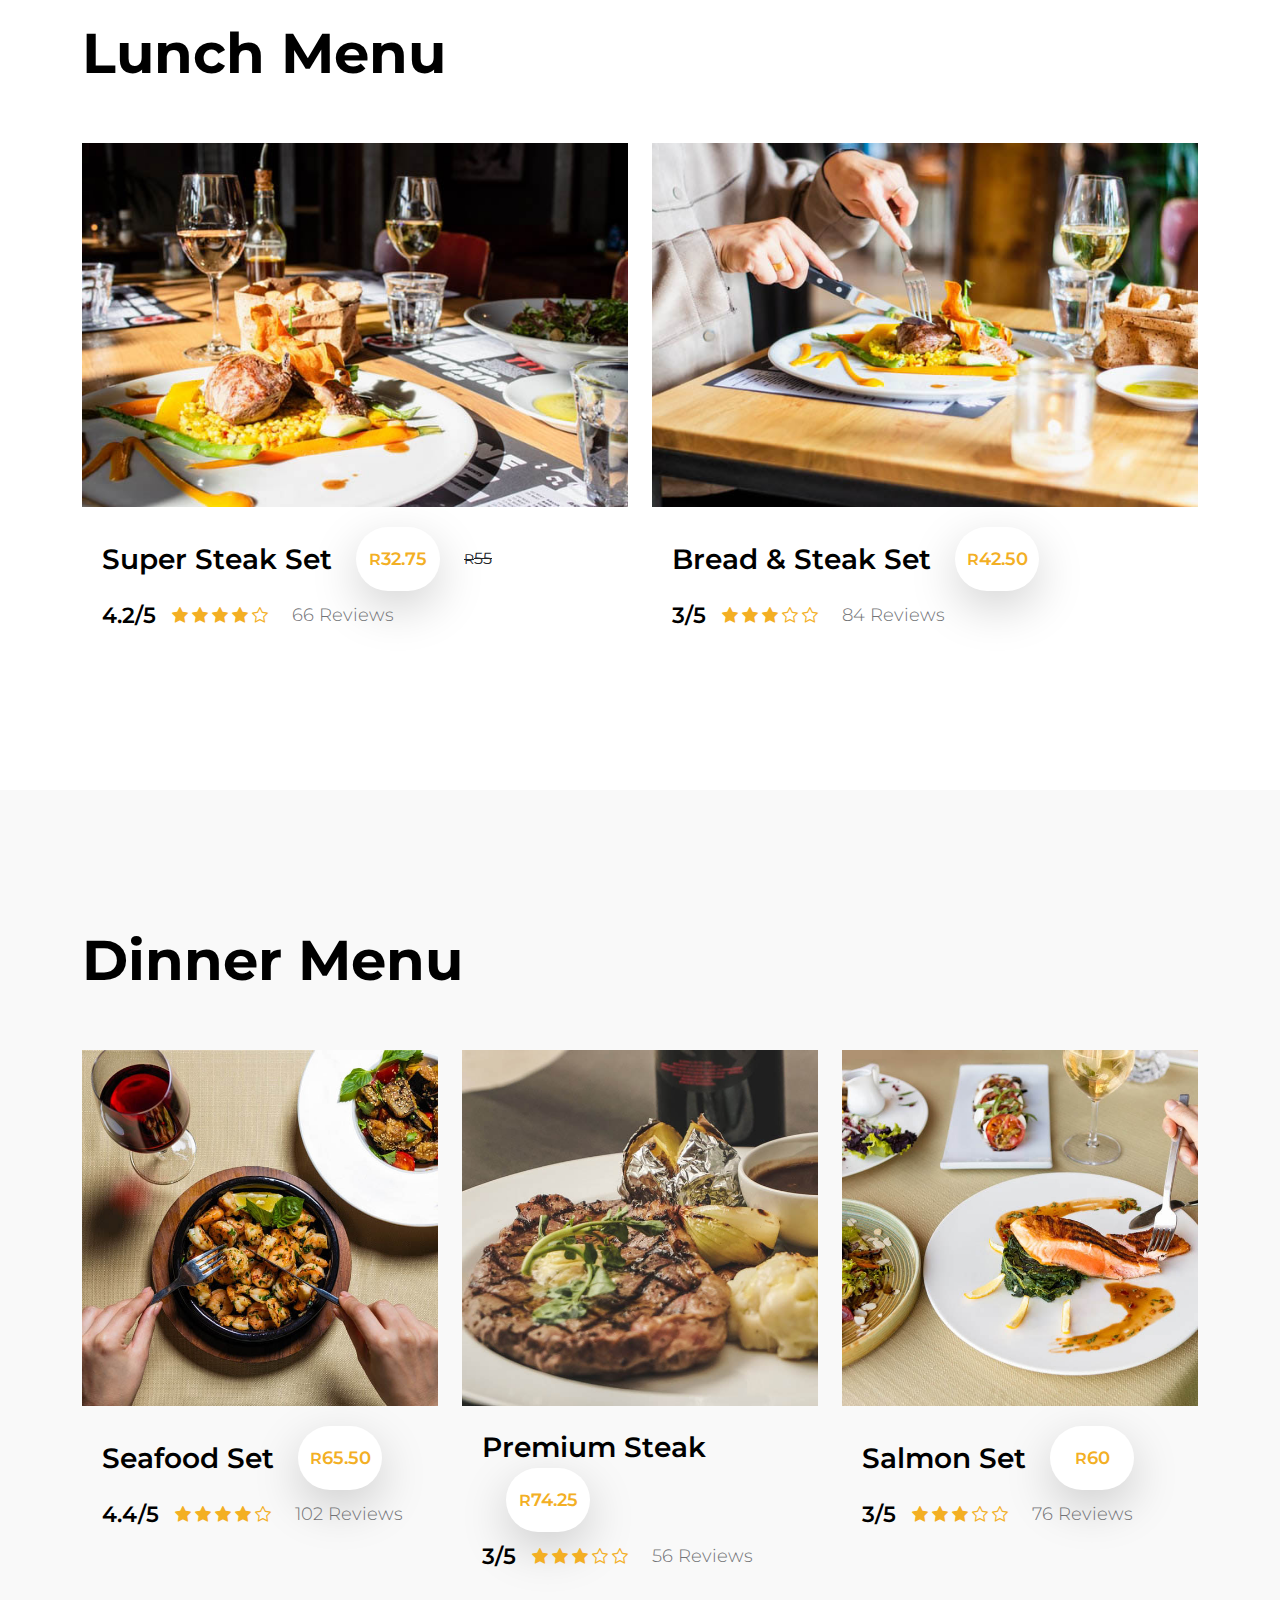
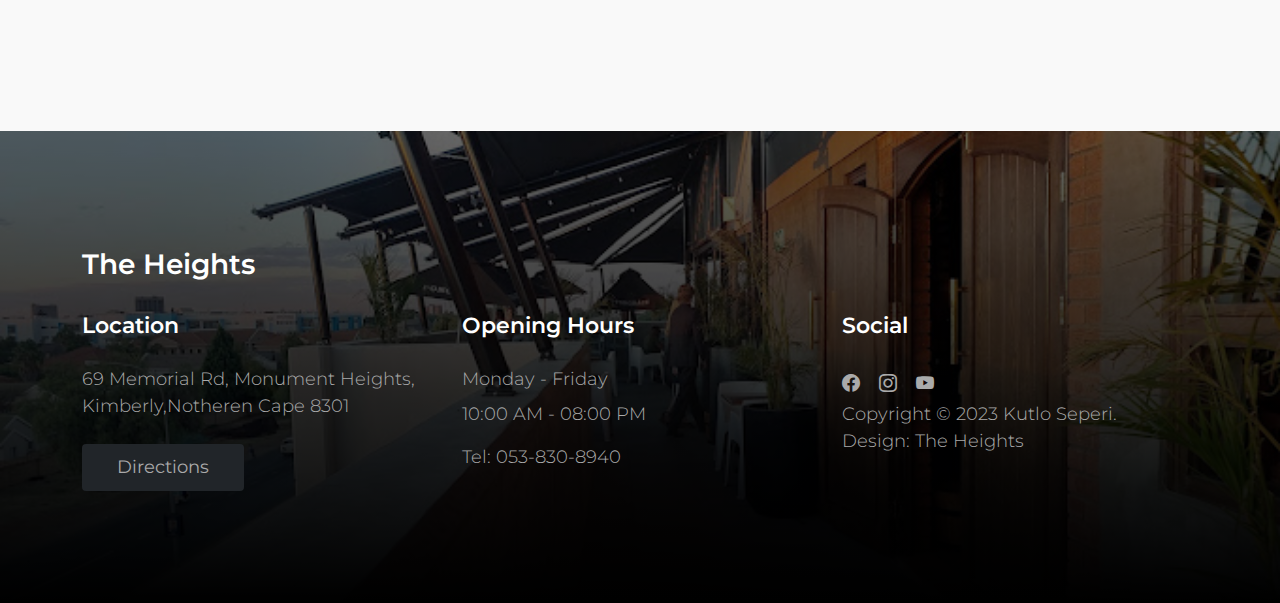
<file: menu.html>
<!doctype html>
<html lang="en">
    <head>
        <meta charset="utf-8">
        <meta name="viewport" content="width=device-width, initial-scale=1">

        <meta name="description" content="">
        <meta name="author" content="">

        <title>The heights Menu</title>

        <!-- CSS FILES -->      
        <link rel="preconnect" href="https://fonts.googleapis.com">
        
        <link rel="preconnect" href="https://fonts.gstatic.com" crossorigin>
        
        <link href="https://fonts.googleapis.com/css2?family=Montserrat:wght@300;400;600;700&display=swap" rel="stylesheet">                  
        <link href="css/bootstrap.min.css" rel="stylesheet">

        <link href="css/bootstrap-icons.css" rel="stylesheet">

        <link href="css/The-Heights-Resturant.css" rel="stylesheet">
        
<!--

The Heights @2023
-->
    </head>
    
    <body>
        
        <nav class="navbar navbar-expand-lg bg-white shadow-lg">
            <div class="container">
                <button class="navbar-toggler" type="button" data-bs-toggle="collapse" data-bs-target="#navbarNav" aria-controls="navbarNav" aria-expanded="false" aria-label="Toggle navigation">
                    <span class="navbar-toggler-icon"></span>
                </button>
                
                <a class="navbar-brand" href="index.html">
                   The Heights
                </a>

                <div class="d-lg-none">
                    <button type="button" class="custom-btn btn btn-primary" data-bs-toggle="modal" data-bs-target="#BookingModal">Reservation</button>
                </div>

                <div class="collapse navbar-collapse" id="navbarNav">
                    <ul class="navbar-nav mx-auto">
                        <li class="nav-item">
                            <a class="nav-link" href="index.html">Home</a>
                        </li>

                        <li class="nav-item">
                            <a class="nav-link" href="about.html">Story</a>
                        </li>

                        <li class="nav-item">
                            <a class="nav-link active" href="menu.html">Menu</a>
                        </li>

                        <li class="nav-item">
                            <a class="nav-link" href="news.html">Our Updates</a>
                        </li>

                        <li class="nav-item">
                            <a class="nav-link" href="contact.html">Contact</a>
                        </li>
                    </ul>
                </div>

                <div class="d-none d-lg-block">
                    <button type="button" class="custom-btn btn btn- btn-primary" data-bs-toggle="modal" data-bs-target="#BookingModal">Reservation</button>
                </div>

            </div>
        </nav>

        <main>

            <header class="site-header site-menu-header">
                <div class="container">
                    <div class="row">

                        <div class="col-lg-10 col-12 mx-auto">
                            <h1 class="text-white">Our Menus</h1>

                            <strong class="text-white">Perfect for all Breakfast, Lunch and Dinner</strong>
                        </div>

                    </div>
                </div>

                <div class="overlay"></div>
            </header>

            <section class="menu section-padding">
                <div class="container">
                    <div class="row">

                        <div class="col-12">
                            <h2 class="mb-lg-5 mb-4">Breakfast Menu</h2>
                        </div>

                        <div class="col-lg-4 col-md-6 col-12">
                            <div class="menu-thumb">
                                <img src="images/breakfast/brett-jordan-8xt8-HIFqc8-unsplash.jpg" class="img-fluid menu-image" alt="">

                                <div class="menu-info d-flex flex-wrap align-items-center">
                                    <h4 class="mb-0">Fresh Start</h4>

                                    <span class="price-tag bg-white shadow-lg ms-4"><small>R</small>24.50</span>

                                    <div class="d-flex flex-wrap align-items-center w-100 mt-2">
                                        <h6 class="reviews-text mb-0 me-3">4.4/5</h6>

                                        <div class="reviews-stars">
                                            <i class="bi-star-fill reviews-icon"></i>
                                            <i class="bi-star-fill reviews-icon"></i>
                                            <i class="bi-star-fill reviews-icon"></i>
                                            <i class="bi-star-fill reviews-icon"></i>
                                            <i class="bi-star reviews-icon"></i>
                                        </div>

                                        <p class="reviews-text mb-0 ms-4">128 Reviews</p>
                                    </div>
                                </div>
                            </div>
                        </div>

                        <div class="col-lg-4 col-md-6 col-12">
                            <div class="menu-thumb">
                                <img src="images/breakfast/lucas-swennen-1W_MyJSRLuQ-unsplash.jpg" class="img-fluid menu-image" alt="">

                                <div class="menu-info d-flex flex-wrap align-items-center">
                                    <h4 class="mb-0">Baked Creamy</h4>

                                    <span class="price-tag bg-white shadow-lg ms-4"><small>R</small>16.50</span>

                                    <div class="d-flex flex-wrap align-items-center w-100 mt-2">
                                        <h6 class="reviews-text mb-0 me-3">3/5</h6>

                                        <div class="reviews-stars">
                                            <i class="bi-star-fill reviews-icon"></i>
                                            <i class="bi-star-fill reviews-icon"></i>
                                            <i class="bi-star-fill reviews-icon"></i>
                                            <i class="bi-star reviews-icon"></i>
                                            <i class="bi-star reviews-icon"></i>
                                        </div>

                                        <p class="reviews-text mb-0 ms-4">64 Reviews</p>
                                    </div>
                                </div>
                            </div>
                        </div>

                        <div class="col-lg-4 col-md-6 col-12">
                            <div class="menu-thumb">
                                <img src="images/breakfast/louis-hansel-dphM2U1xq0U-unsplash.jpg" class="img-fluid menu-image" alt="">

                                <div class="menu-info d-flex flex-wrap align-items-center">
                                    <h4 class="mb-0">Burger Set</h4>

                                    <span class="price-tag bg-white shadow-lg ms-4"><small>R</small>24.50</span>

                                    <del class="ms-4"><small>R</small>36.50</del>

                                    <div class="d-flex flex-wrap align-items-center w-100 mt-2">
                                        <h6 class="reviews-text mb-0 me-3">3/5</h6>

                                        <div class="reviews-stars">
                                            <i class="bi-star-fill reviews-icon"></i>
                                            <i class="bi-star-fill reviews-icon"></i>
                                            <i class="bi-star-fill reviews-icon"></i>
                                            <i class="bi-star reviews-icon"></i>
                                            <i class="bi-star reviews-icon"></i>
                                        </div>

                                        <p class="reviews-text mb-0 ms-4">32 Reviews</p>
                                    </div>
                                </div>
                            </div>
                        </div>

                    </div>
                </div>
            </section>

            <section class="menu section-padding bg-white">
                <div class="container">
                    <div class="row">

                        <div class="col-12">
                            <h2 class="mb-lg-5 mb-4">Lunch Menu</h2>
                        </div>

                        <div class="col-lg-6 col-12">
                            <div class="menu-thumb">
                                <img src="images/lunch/louis-hansel-cH5IPjaAYyo-unsplash.jpg" class="img-fluid menu-image" alt="">

                                <div class="menu-info d-flex flex-wrap align-items-center">
                                    <h4 class="mb-0">Super Steak Set</h4>

                                    <span class="price-tag bg-white shadow-lg ms-4"><small>R</small>32.75</span>

                                    <del class="ms-4"><small>R</small>55</del>

                                    <div class="d-flex flex-wrap align-items-center w-100 mt-2">
                                        <h6 class="reviews-text mb-0 me-3">4.2/5</h6>

                                        <div class="reviews-stars">
                                            <i class="bi-star-fill reviews-icon"></i>
                                            <i class="bi-star-fill reviews-icon"></i>
                                            <i class="bi-star-fill reviews-icon"></i>
                                            <i class="bi-star-fill reviews-icon"></i>
                                            <i class="bi-star reviews-icon"></i>
                                        </div>

                                        <p class="reviews-text mb-0 ms-4">66 Reviews</p>
                                    </div>
                                </div>
                            </div>
                        </div>

                        <div class="col-lg-6 col-12">
                            <div class="menu-thumb">
                                <img src="images/lunch/louis-hansel-rheOvfxOlOA-unsplash.jpg" class="img-fluid menu-image" alt="">

                                <div class="menu-info d-flex flex-wrap align-items-center">
                                    <h4 class="mb-0">Bread &amp; Steak Set</h4>

                                    <span class="price-tag bg-white shadow-lg ms-4"><small>R</small>42.50</span>

                                    <div class="d-flex flex-wrap align-items-center w-100 mt-2">
                                        <h6 class="reviews-text mb-0 me-3">3/5</h6>

                                        <div class="reviews-stars">
                                            <i class="bi-star-fill reviews-icon"></i>
                                            <i class="bi-star-fill reviews-icon"></i>
                                            <i class="bi-star-fill reviews-icon"></i>
                                            <i class="bi-star reviews-icon"></i>
                                            <i class="bi-star reviews-icon"></i>
                                        </div>

                                        <p class="reviews-text mb-0 ms-4">84 Reviews</p>
                                    </div>
                                </div>
                            </div>
                        </div>

                    </div>
                </div>
            </section>

            <section class="menu section-padding">
                <div class="container">
                    <div class="row">

                        <div class="col-12">
                            <h2 class="mb-lg-5 mb-4">Dinner Menu</h2>
                        </div>

                        <div class="col-lg-4 col-md-6 col-12">
                            <div class="menu-thumb">
                                <img src="images/dinner/farhad-ibrahimzade-ZipYER3NLhY-unsplash.jpg" class="img-fluid menu-image" alt="">

                                <div class="menu-info d-flex flex-wrap align-items-center">
                                    <h4 class="mb-0">Seafood Set</h4>

                                    <span class="price-tag bg-white shadow-lg ms-4"><small>R</small>65.50</span>

                                    <div class="d-flex flex-wrap align-items-center w-100 mt-2">
                                        <h6 class="reviews-text mb-0 me-3">4.4/5</h6>

                                        <div class="reviews-stars">
                                            <i class="bi-star-fill reviews-icon"></i>
                                            <i class="bi-star-fill reviews-icon"></i>
                                            <i class="bi-star-fill reviews-icon"></i>
                                            <i class="bi-star-fill reviews-icon"></i>
                                            <i class="bi-star reviews-icon"></i>
                                        </div>

                                        <p class="reviews-text mb-0 ms-4">102 Reviews</p>
                                    </div>
                                </div>
                            </div>
                        </div>

                        <div class="col-lg-4 col-md-6 col-12">
                            <div class="menu-thumb">
                                <img src="images/dinner/keriliwi-c3mFafsFz2w-unsplash.jpg" class="img-fluid menu-image" alt="">

                                <div class="menu-info d-flex flex-wrap align-items-center">
                                    <h4 class="mb-0">Premium Steak</h4>

                                    <span class="price-tag bg-white shadow-lg ms-4"><small>R</small>74.25</span>

                                    <div class="d-flex flex-wrap align-items-center w-100 mt-2">
                                        <h6 class="reviews-text mb-0 me-3">3/5</h6>

                                        <div class="reviews-stars">
                                            <i class="bi-star-fill reviews-icon"></i>
                                            <i class="bi-star-fill reviews-icon"></i>
                                            <i class="bi-star-fill reviews-icon"></i>
                                            <i class="bi-star reviews-icon"></i>
                                            <i class="bi-star reviews-icon"></i>
                                        </div>

                                        <p class="reviews-text mb-0 ms-4">56 Reviews</p>
                                    </div>
                                </div>
                            </div>
                        </div>

                        <div class="col-lg-4 col-md-6 col-12">
                            <div class="menu-thumb">
                                <img src="images/dinner/farhad-ibrahimzade-isHUj3N0194-unsplash.jpg" class="img-fluid menu-image" alt="">

                                <div class="menu-info d-flex flex-wrap align-items-center">
                                    <h4 class="mb-0">Salmon Set</h4>

                                    <span class="price-tag bg-white shadow-lg ms-4"><small>R</small>60</span>

                                    <div class="d-flex flex-wrap align-items-center w-100 mt-2">
                                        <h6 class="reviews-text mb-0 me-3">3/5</h6>

                                        <div class="reviews-stars">
                                            <i class="bi-star-fill reviews-icon"></i>
                                            <i class="bi-star-fill reviews-icon"></i>
                                            <i class="bi-star-fill reviews-icon"></i>
                                            <i class="bi-star reviews-icon"></i>
                                            <i class="bi-star reviews-icon"></i>
                                        </div>

                                        <p class="reviews-text mb-0 ms-4">76 Reviews</p>
                                    </div>
                                </div>
                            </div>
                        </div>

                    </div>
                </div>
            </section>

        </main>

        <footer class="site-footer section-padding">
            
            <div class="container">
                
                <div class="row">

                    <div class="col-12">
                        <h4 class="text-white mb-4 me-5">The Heights</h4>
                    </div>

                    <div class="col-lg-4 col-md-7 col-xs-12 ">
                        <h6 class="text-white mb-lg-4 mb-3">Location</h6>

                        <p>69 Memorial Rd, Monument Heights, Kimberly,Notheren Cape 8301</p>

                        <a href="https://maps.app.goo.gl/Lxz8xrsuiVxhBZQe9" class="custom-btn btn btn-dark mt-2">Directions</a>
                    </div>

                    <div class="col-lg-4 col-md-5 col-xs-12 ">
                        <h6 class="text-white mb-lg-4 mb-3">Opening Hours</h6>

                        <p class="mb-2">Monday - Friday</p>

                        <p>10:00 AM - 08:00 PM</p>

                        <p>Tel: <a href="tel: 053-830-8940" class="tel-link">053-830-8940</a></p>
                    </div>

                    <div class="col-lg-4 col-md-6 col-xs-12 ">
                        <h6 class="text-white mb-lg-4 mb-3">Social</h6>

                        <ul class="social-icon">
                            <li><a href="#" class="social-icon-link bi-facebook"></a></li>

                            <li><a href="#" class="social-icon-link bi-instagram"></a></li>


                            <li><a href="#" class="social-icon-link bi-youtube"></a></li>
                        </ul>
                    
                        <p class="copyright-text ">Copyright © 2023 Kutlo Seperi.
                            <br>Design: The Heights</p>
                            
                    </div>

                </div><!-- row ending -->
                
             </div><!-- container ending -->
             
        </footer>

        <!-- Modal -->
        <div class="modal fade" id="BookingModal" tabindex="-1" aria-labelledby="BookingModal" aria-hidden="true">
            <div class="modal-dialog modal-dialog-centered modal-xl">
                <div class="modal-content">
                    <div class="modal-header">
                        <h3 class="mb-0">Reserve a table</h3>

                        <button type="button" class="btn-close" data-bs-dismiss="modal" aria-label="Close"></button>
                    </div>

                    <div class="modal-body d-flex flex-column justify-content-center">
                        <div class="booking">
                            
                            <form class="booking-form row" role="form" action="#" method="post">
                                <div class="col-lg-6 col-12">
                                    <label for="name" class="form-label">Full Name</label>

                                    <input type="text" name="name" id="name" class="form-control" placeholder="Your Name" required>
                                </div>

                                <div class="col-lg-6 col-12">
                                    <label for="email" class="form-label">Email Address</label>

                                    <input type="email" name="email" id="email" pattern="[^ @]*@[^ @]*" class="form-control" placeholder="your@email.com" required>
                                </div>

                                <div class="col-lg-6 col-12">
                                    <label for="phone" class="form-label">Phone Number</label>

                                    <input type="telephone" name="phone" id="phone" pattern="[0-9]{3}-[0-9]{3}-[0-9]{4}" class="form-control" placeholder="123-456-7890">
                                </div>

                                <div class="col-lg-6 col-12">
                                    <label for="people" class="form-label">Number of persons</label>

                                    <input type="text" name="people" id="people" class="form-control" placeholder="12 persons">
                                </div>

                                <div class="col-lg-6 col-12">
                                    <label for="date" class="form-label">Date</label>

                                    <input type="date" name="date" id="date" value="" class="form-control">
                                </div>

                                <div class="col-lg-6 col-12">
                                    <label for="time" class="form-label">Time</label>

                                    <select class="form-select form-control" name="time" id="time">
                                      <option value="5" selected>5:00 PM</option>
                                      <option value="6">6:00 PM</option>
                                      <option value="7">7:00 PM</option>
                                      <option value="8">8:00 PM</option>
                                      <option value="9">9:00 PM</option>
                                    </select>
                                </div>

                                <div class="col-12">
                                    <label for="message" class="form-label">Special Request</label>

                                    <textarea class="form-control" rows="4" id="message" name="message" placeholder=""></textarea>
                                </div>

                                <div class="col-lg-4 col-12 ms-auto">
                                    <button type="submit" class="form-control">Submit Request</button>
                                </div>
                            </form>
                        </div>
                    </div>

                    <div class="modal-footer"></div>
                    
                </div>
                
            </div>
        </div>

        <!-- JAVASCRIPT FILES -->
        <script src="js/jquery.min.js"></script>
        <script src="js/bootstrap.bundle.min.js"></script>
        <script src="js/custom.js"></script>

    </body>
</html>
</file>
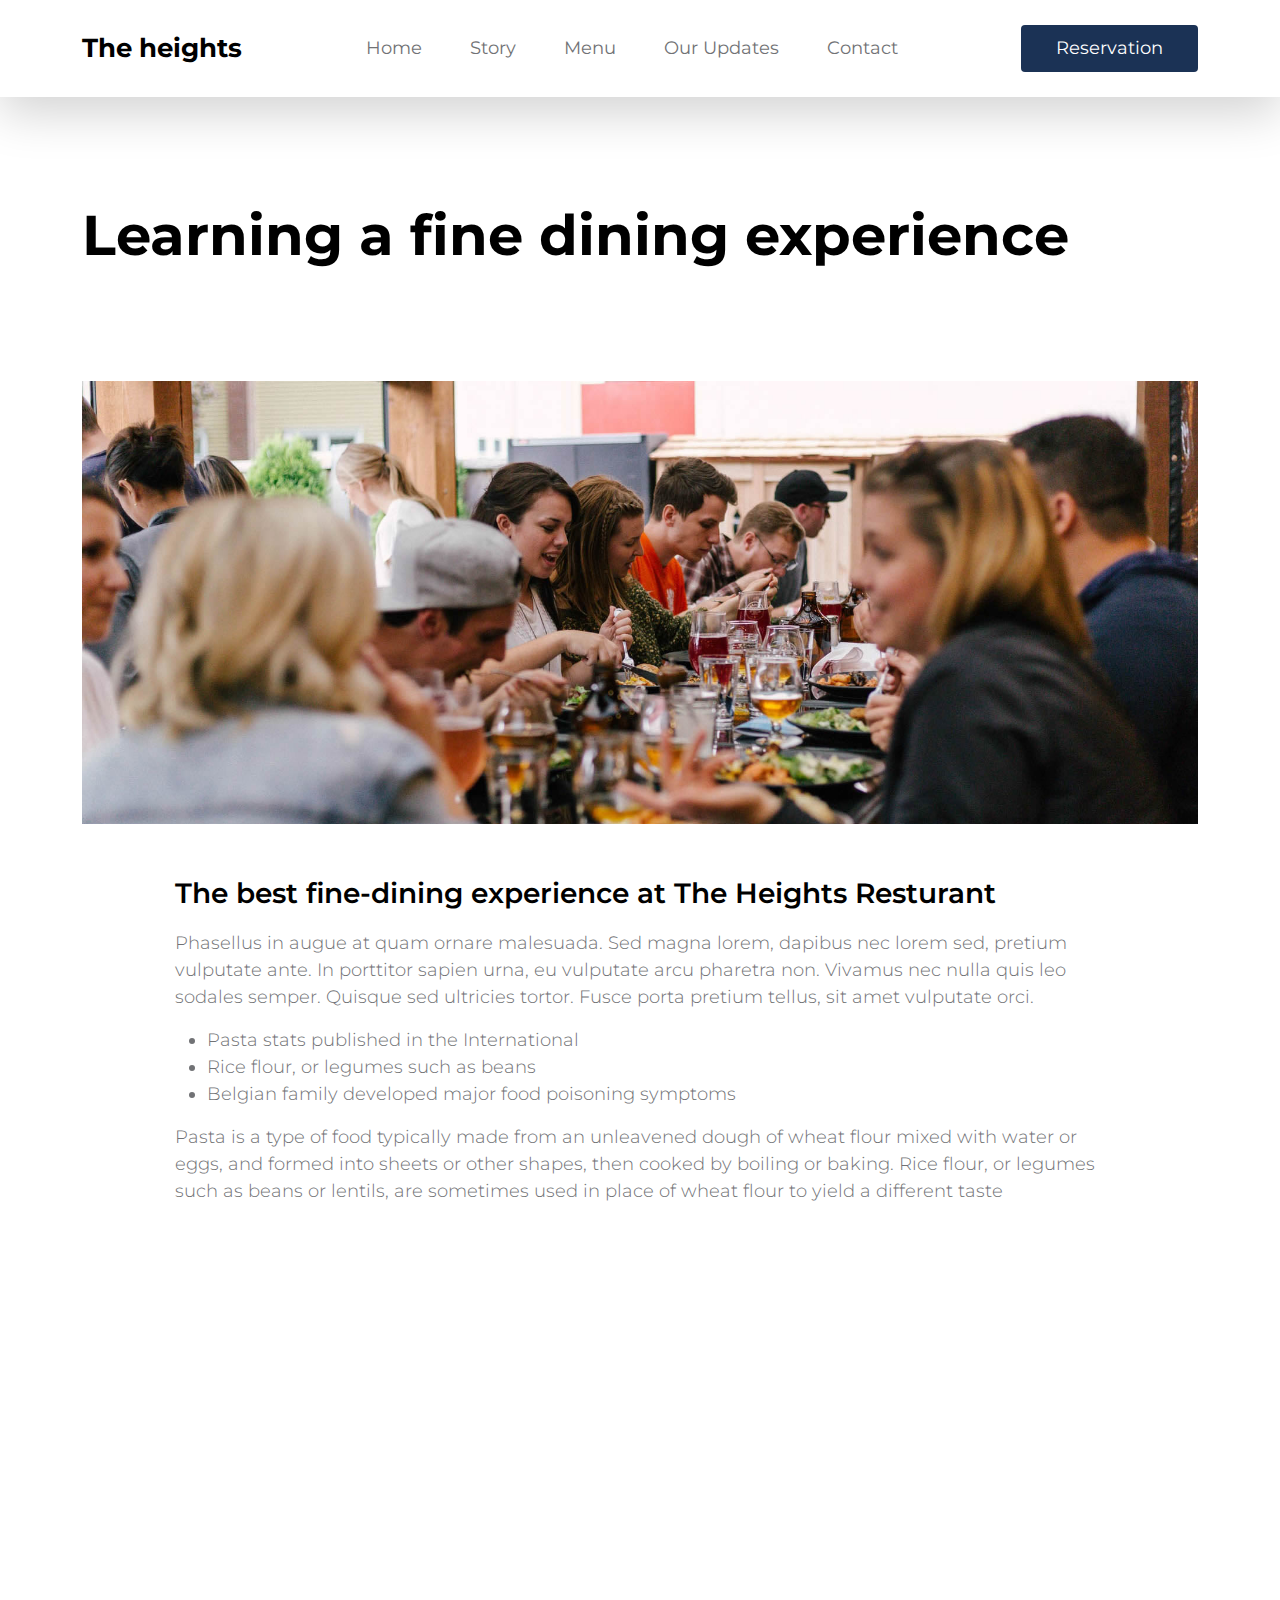
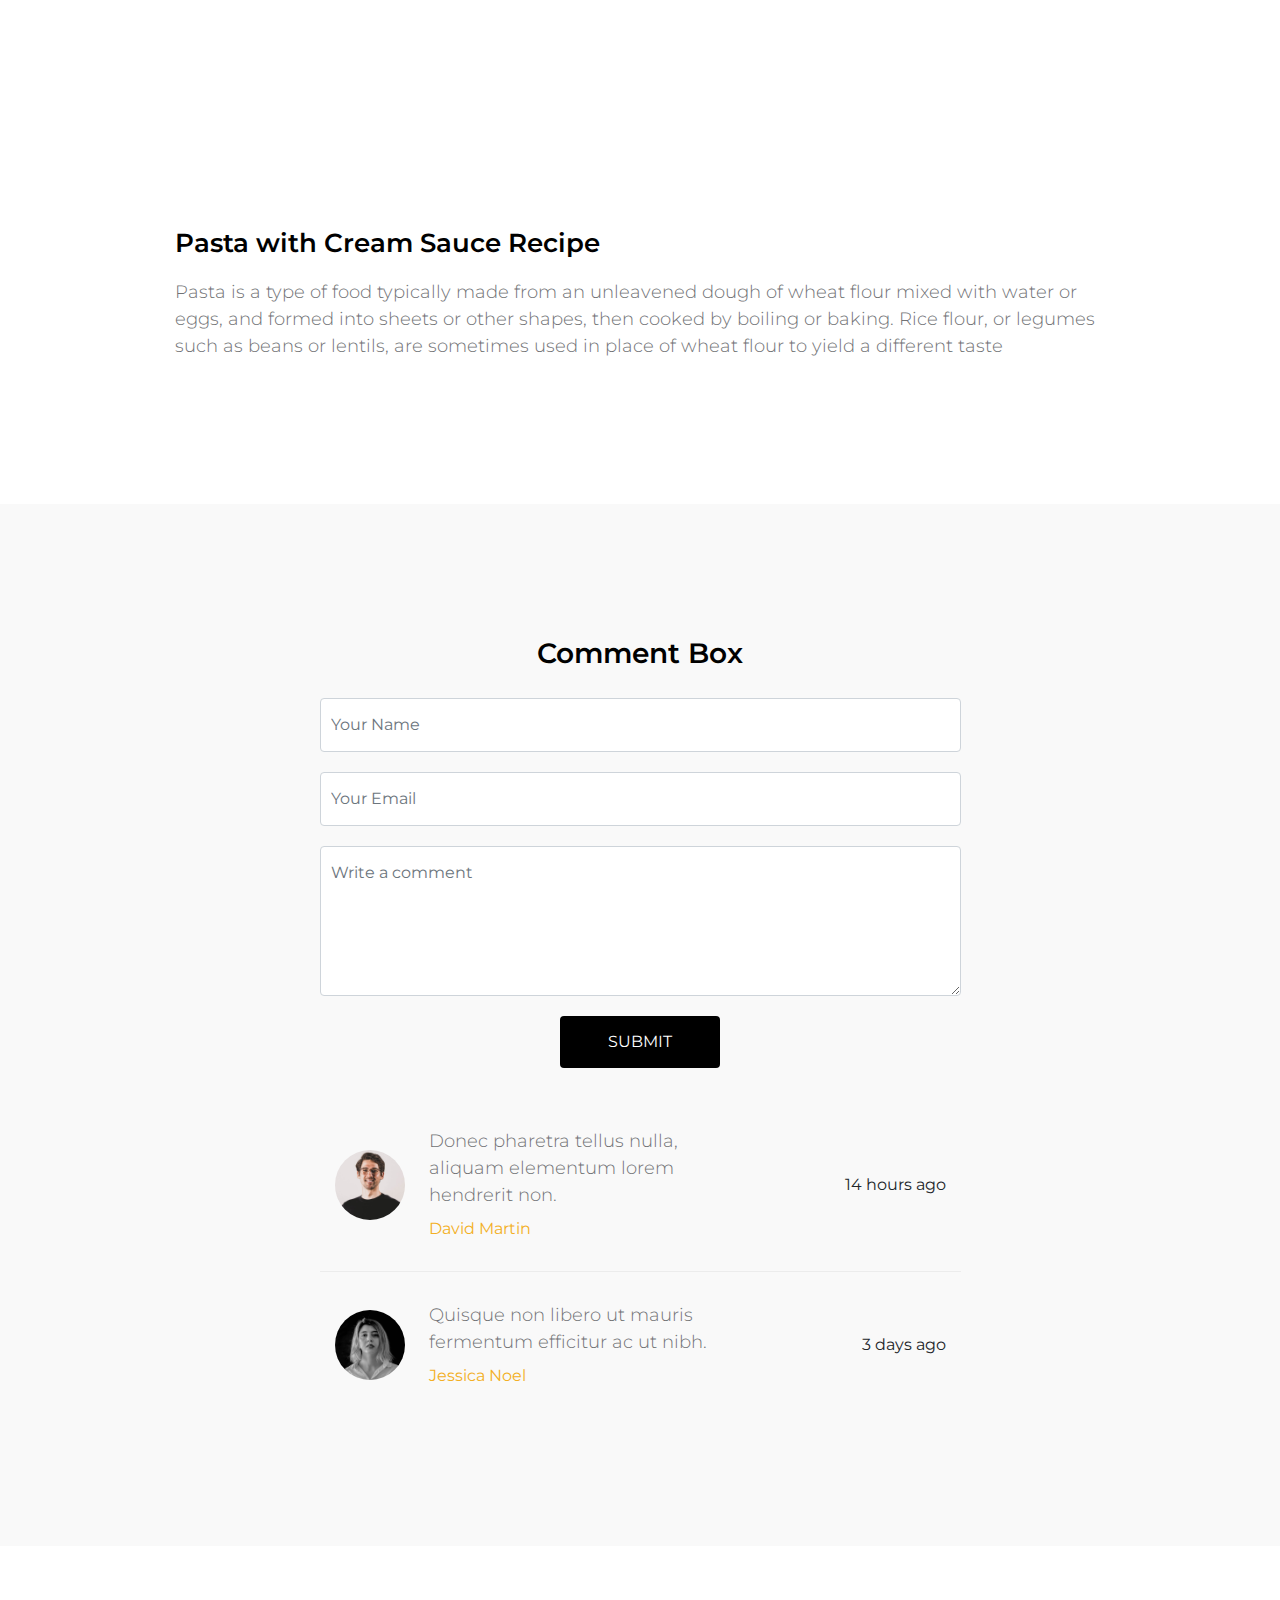
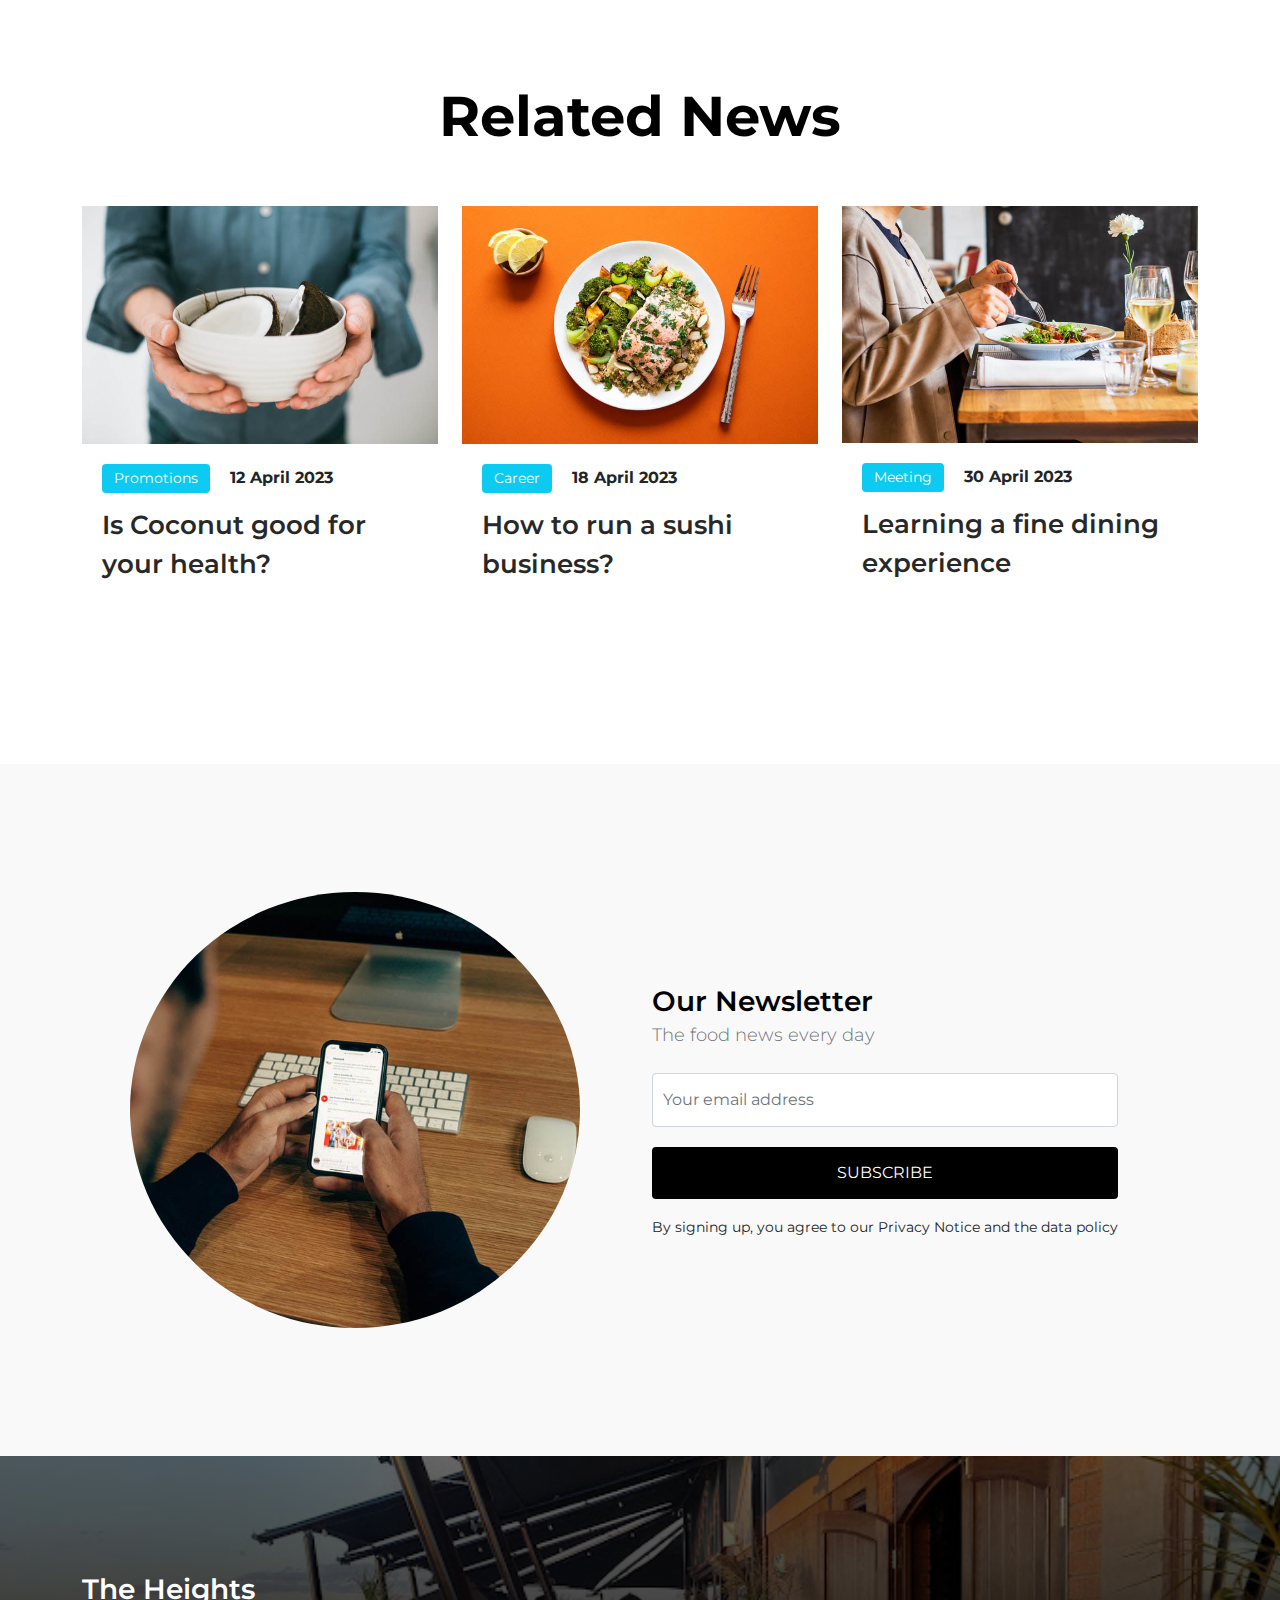
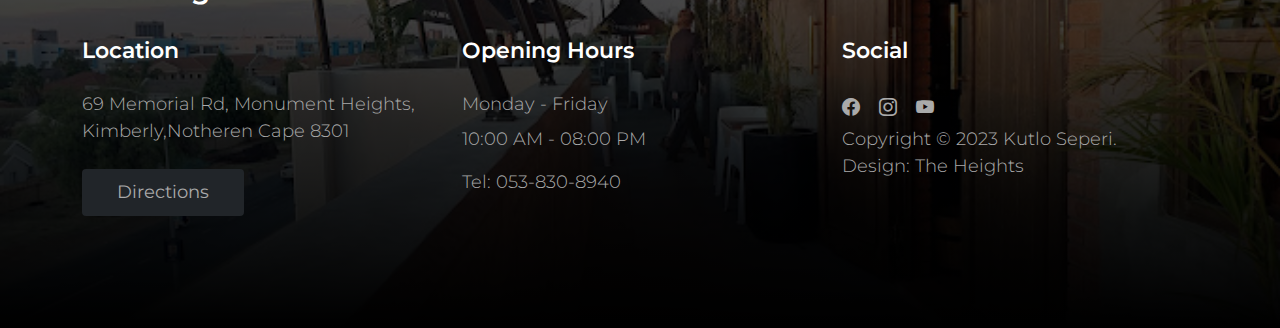
<file: news-detail.html>
<!doctype html>
<html lang="en">
    <head>
        <meta charset="utf-8">
        <meta name="viewport" content="width=device-width, initial-scale=1">

        <meta name="description" content="">
        <meta name="author" content="">

        <title>The heights- News Page</title>

        <!-- CSS FILES -->  
        <link rel="preconnect" href="https://fonts.googleapis.com">
        
        <link rel="preconnect" href="https://fonts.gstatic.com" crossorigin>
        
        <link href="https://fonts.googleapis.com/css2?family=Montserrat:wght@300;400;600;700&display=swap" rel="stylesheet">                      
        <link href="css/bootstrap.min.css" rel="stylesheet">

        <link href="css/bootstrap-icons.css" rel="stylesheet">

        <link href="css/The-Heights-Resturant.css" rel="stylesheet">

    </head>
    
    <body>
        
        <nav class="navbar navbar-expand-lg bg-white shadow-lg">
            <div class="container">
                <button class="navbar-toggler" type="button" data-bs-toggle="collapse" data-bs-target="#navbarNav" aria-controls="navbarNav" aria-expanded="false" aria-label="Toggle navigation">
                    <span class="navbar-toggler-icon"></span>
                </button>
                
                <a class="navbar-brand" href="index.html">
                    The heights
                </a>

                <div class="d-lg-none">
                    <button type="button" class="custom-btn btn btn-primary" data-bs-toggle="modal" data-bs-target="#BookingModal">Reservation</button>
                </div>

                <div class="collapse navbar-collapse" id="navbarNav">
                    <ul class="navbar-nav mx-auto">
                        <li class="nav-item">
                            <a class="nav-link" href="index.html">Home</a>
                        </li>

                        <li class="nav-item">
                            <a class="nav-link" href="about.html">Story</a>
                        </li>

                        <li class="nav-item">
                            <a class="nav-link" href="menu.html">Menu</a>
                        </li>

                        <li class="nav-item">
                            <a class="nav-link" href="news.html">Our Updates</a>
                        </li>

                        <li class="nav-item">
                            <a class="nav-link" href="contact.html">Contact</a>
                        </li>
                    </ul>
                </div>

                <div class="d-none d-lg-block">
                    <button type="button" class="custom-btn btn btn-primary data-bs-toggle="modal" data-bs-target="#BookingModal">Reservation</button>
                </div>

            </div>
        </nav>

        <main>

            <header class="site-header site-news-detail-header">
                <div class="container">
                    <div class="row">

                        <div class="col-12">
                            <h2>Learning a fine dining experience</h2>
                        </div>

                    </div>
                </div>
            </header>

            <section class="news-detail section-padding pt-0">
                <div class="container">
                    <div class="row">

                        <div class="col-lg-12 col-12">
                            <img src="images/news/news-detail-header.jpg" class="img-fluid news-detail-image" alt="fine dining experience">

                            <div class="col-lg-10 col-10 mx-auto mt-5">
                                
                                <h4 class="mb-3">The best fine-dining experience at The Heights Resturant</h4>

                                <p>Phasellus in augue at quam ornare malesuada. Sed magna lorem, dapibus nec lorem sed, pretium vulputate ante. In porttitor sapien urna, eu vulputate arcu pharetra non. Vivamus nec nulla quis leo sodales semper. Quisque sed ultricies tortor. Fusce porta pretium tellus, sit amet vulputate orci.</p>

                                <ul class="list">
                                    <li class="list-item">Pasta stats published in the International</li>

                                    <li class="list-item">Rice flour, or legumes such as beans</li>

                                    <li class="list-item">Belgian family developed major food poisoning symptoms</li>
                                </ul>

                                <p>Pasta is a type of food typically made from an unleavened dough of wheat flour mixed with water or eggs, and formed into sheets or other shapes, then cooked by boiling or baking. Rice flour, or legumes such as beans or lentils, are sometimes used in place of wheat flour to yield a different taste</p>

                                <div class="ratio ratio-16x9 my-5">
                                    <iframe width="560" height="315" src="https://www.youtube.com/embed/6vebbDZxoKE?controls=0" title="YouTube video player" frameborder="0" allow="accelerometer; autoplay; clipboard-write; encrypted-media; gyroscope; picture-in-picture" allowfullscreen></iframe>
                                </div>


                                <h5 class="mt-4 mb-3">Pasta with Cream Sauce Recipe</h5>

                                <p>Pasta is a type of food typically made from an unleavened dough of wheat flour mixed with water or eggs, and formed into sheets or other shapes, then cooked by boiling or baking. Rice flour, or legumes such as beans or lentils, are sometimes used in place of wheat flour to yield a different taste</p>
                            </div>
                        </div>

                    </div>
                </div>
            </section>

            <section class="comments section-padding">
                <div class="container">
                    <div class="row">

                        <div class="col-12">
                            <h4 class="text-center mb-4">Comment Box</h4>
                        </div>

                        <div class="col-lg-7 col-12 mx-auto">
                            <form class="custom-form comment-form" action="#" method="get" role="form">
                            	
                                <input type="text" name="comment-name" id="comment-name" class="form-control" placeholder="Your Name" required>
                                
                                <input type="email" name="comment-email" id="comment-email" pattern="[^ @]*@[^ @]*" class="form-control" placeholder="Your Email" required="">
                            
                                <textarea class="form-control" rows="5" id="comment" name="comment" placeholder="Write a comment" required></textarea>

                                <div class="col-lg-3 col-4 mx-auto">
                                    <button type="submit" class="form-control" id="subscribe">Submit</button>
                                </div>
                            </form>

                            <div class="news-author d-flex flex-wrap align-items-center">
                                <img src="images/author/alexander-hipp-iEEBWgY_6lA-unsplash.jpg" class="img-fluid news-author-image" alt="">

                                <div class="ms-4 w-50">
                                    <p class="mb-2">Donec pharetra tellus nulla, aliquam elementum lorem hendrerit non.</p>
                                    
                                    <a href="#">David Martin</a>
                                </div>

                                <span class="ms-auto">14 hours ago</span>
                            </div>

                            <div class="news-author d-flex flex-wrap align-items-center">
                                <img src="images/author/shoeib-abolhassani-ojl7T2Ah93U-unsplash.jpg" class="img-fluid news-author-image" alt="">

                                <div class="ms-4 w-50">
                                    <p class="mb-2">Quisque non libero ut mauris fermentum efficitur ac ut nibh.</p>
                                    
                                    <a href="#">Jessica Noel</a>
                                </div>

                                <span class="ms-auto">3 days ago</span>
                            </div>
                        </div>

                    </div>
                </div>
            </section>

            <section class="related-news section-padding bg-white">
                <div class="container">
                    <div class="row">

                        <h2 class="text-center mb-lg-5 mb-4">Related News</h2>

                        <div class="col-lg-4 col-md-6 col-12">
                            <div class="news-thumb mb-4">
                                <a href="news-detail.html">
                                    <img src="images/news/gilles-lambert-S_LhjpfIdm4-unsplash.jpg" class="img-fluid news-image" alt="">
                                </a>
                                
                                <div class="news-text-info">
                                    <span class="category-tag me-3 bg-info">Promotions</span>

                                    <strong>12 April 2023</strong>

                                    <h5 class="news-title mt-2">
                                        <a href="news-detail.html" class="news-title-link">Is Coconut good for your health?</a>
                                    </h5>
                                </div>
                            </div> 
                        </div>

                        <div class="col-lg-4 col-md-6 col-12">
                            <div class="news-thumb mb-4">
                                <a href="news-detail.html">
                                    <img src="images/news/ella-olsson-mmnKI8kMxpc-unsplash.jpg" class="img-fluid news-image" alt="">
                                </a>
                                
                                <div class="news-text-info">
                                    <span class="category-tag me-3 bg-info">Career</span>

                                    <strong>18 April 2023</strong>

                                    <h5 class="news-title mt-2">
                                        <a href="news-detail.html" class="news-title-link">How to run a sushi business?</a>
                                    </h5>
                                </div>
                            </div> 
                        </div>

                        <div class="col-lg-4 col-md-6 col-12">
                            <div class="news-thumb mb-4">
                                <a href="news-detail.html">
                                    <img src="images/news/louis-hansel-GiIiRV0FjwU-unsplash.jpg" class="img-fluid news-image" alt="">
                                </a>
                                
                                <div class="news-text-info">
                                    <span class="category-tag me-3 bg-info">Meeting</span>

                                    <strong>30 April 2023</strong>

                                    <h5 class="news-title mt-2">
                                        <a href="news-detail.html" class="news-title-link">Learning a fine dining experience</a>
                                    </h5>
                                </div>
                            </div> 
                        </div>

                    </div>
                </div>
            </section>

            <section class="newsletter section-padding">
                <div class="container">
                    <div class="row">

                        <div class="col-lg-6 col-12">
                            <img src="images/charles-deluvio-FdDkfYFHqe4-unsplash.jpg" class="img-fluid newsletter-image" alt="">
                        </div>

                        <div class="col-lg-6 col-12 d-flex align-items-center mt-5 mt-lg-0 mx-auto">
                            <div class="subscribe-form-wrap">
                                <h4 class="mb-0">Our Newsletter</h4>

                                <p>The food news every day</p>

                                <form class="custom-form subscribe-form mt-4" role="form">
                                    <input type="email" name="subscribe-email" id="subscribe-email" pattern="[^ @]*@[^ @]*" class="form-control" placeholder="Your email address" required="">

                                    <button type="submit" class="form-control mb-3" id="subscribe">Subscribe</button>

                                    <small>By signing up, you agree to our Privacy Notice and the data policy</small>
                                    </div>
                                </form>
                            </div>
                        </div>

                    </div>
                </div>
            </section>

        </main>

        <footer class="site-footer section-padding">
            
            <div class="container">
                
                <div class="row">

                    <div class="col-12">
                        <h4 class="text-white mb-4 me-5">The Heights</h4>
                    </div>

                    <div class="col-lg-4 col-md-7 col-xs-12 tooplate-mt30">
                        <h6 class="text-white mb-lg-4 mb-3">Location</h6>

                        <p>69 Memorial Rd, Monument Heights, Kimberly,Notheren Cape 8301</p>

                        <a href="https://maps.app.goo.gl/Lxz8xrsuiVxhBZQe9" class="custom-btn btn btn-dark mt-2">Directions</a>
                    </div>

                    <div class="col-lg-4 col-md-5 col-xs-12 tooplate-mt30">
                        <h6 class="text-white mb-lg-4 mb-3">Opening Hours</h6>

                        <p class="mb-2">Monday - Friday</p>

                        <p>10:00 AM - 08:00 PM</p>

                        <p>Tel: <a href="tel: 010-02-0340" class="tel-link">053-830-8940</a></p>
                    </div>

                    <div class="col-lg-4 col-md-6 col-xs-12 tooplate-mt30">
                        <h6 class="text-white mb-lg-4 mb-3">Social</h6>

                        <ul class="social-icon">
                            <li><a href="#" class="social-icon-link bi-facebook"></a></li>

                            <li><a href="#" class="social-icon-link bi-instagram"></a></li>


                            <li><a href="#" class="social-icon-link bi-youtube"></a></li>
                        </ul>
                    
                        <p class="copyright-text ">Copyright © 2023 Kutlo Seperi.
                            <br>Design: The Heights</p>
                            
                    </div>

                </div><!-- row ending -->
                
             </div><!-- container ending -->
             
        </footer>

        <!-- Modal -->
        <div class="modal fade" id="BookingModal" tabindex="-1" aria-labelledby="BookingModal" aria-hidden="true">
            <div class="modal-dialog modal-dialog-centered modal-xl">
                <div class="modal-content">
                    <div class="modal-header">
                        <h3 class="mb-0">Reserve a table</h3>

                        <button type="button" class="btn-close" data-bs-dismiss="modal" aria-label="Close"></button>
                    </div>

                    <div class="modal-body d-flex flex-column justify-content-center">
                        <div class="booking">
                            
                            <form class="booking-form row" role="form" action="#" method="post">
                                <div class="col-lg-6 col-12">
                                    <label for="name" class="form-label">Full Name</label>

                                    <input type="text" name="name" id="name" class="form-control" placeholder="Your Name" required>
                                </div>

                                <div class="col-lg-6 col-12">
                                    <label for="email" class="form-label">Email Address</label>

                                    <input type="email" name="email" id="email" pattern="[^ @]*@[^ @]*" class="form-control" placeholder="your@email.com" required>
                                </div>

                                <div class="col-lg-6 col-12">
                                    <label for="phone" class="form-label">Phone Number</label>

                                    <input type="telephone" name="phone" id="phone" pattern="[0-9]{3}-[0-9]{3}-[0-9]{4}" class="form-control" placeholder="123-456-7890">
                                </div>

                                <div class="col-lg-6 col-12">
                                    <label for="people" class="form-label">Number of persons</label>

                                    <input type="text" name="people" id="people" class="form-control" placeholder="12 persons">
                                </div>

                                <div class="col-lg-6 col-12">
                                    <label for="date" class="form-label">Date</label>

                                    <input type="date" name="date" id="date" value="" class="form-control">
                                </div>

                                <div class="col-lg-6 col-12">
                                    <label for="time" class="form-label">Time</label>

                                    <select class="form-select form-control" name="time" id="time">
                                      <option value="5" selected>5:00 PM</option>
                                      <option value="6">6:00 PM</option>
                                      <option value="7">7:00 PM</option>
                                      <option value="8">8:00 PM</option>
                                      <option value="9">9:00 PM</option>
                                    </select>
                                </div>

                                <div class="col-12">
                                    <label for="message" class="form-label">Special Request</label>

                                    <textarea class="form-control" rows="4" id="message" name="message" placeholder=""></textarea>
                                </div>

                                <div class="col-lg-4 col-12 ms-auto">
                                    <button type="submit" class="form-control">Submit Request</button>
                                </div>
                            </form>
                        </div>
                    </div>

                    <div class="modal-footer"></div>
                    
                </div>
                
            </div>
        </div>

        <!-- JAVASCRIPT FILES -->
        <script src="js/jquery.min.js"></script>
        <script src="js/bootstrap.bundle.min.js"></script>
        <script src="js/custom.js"></script>

    </body>
</html>
</file>
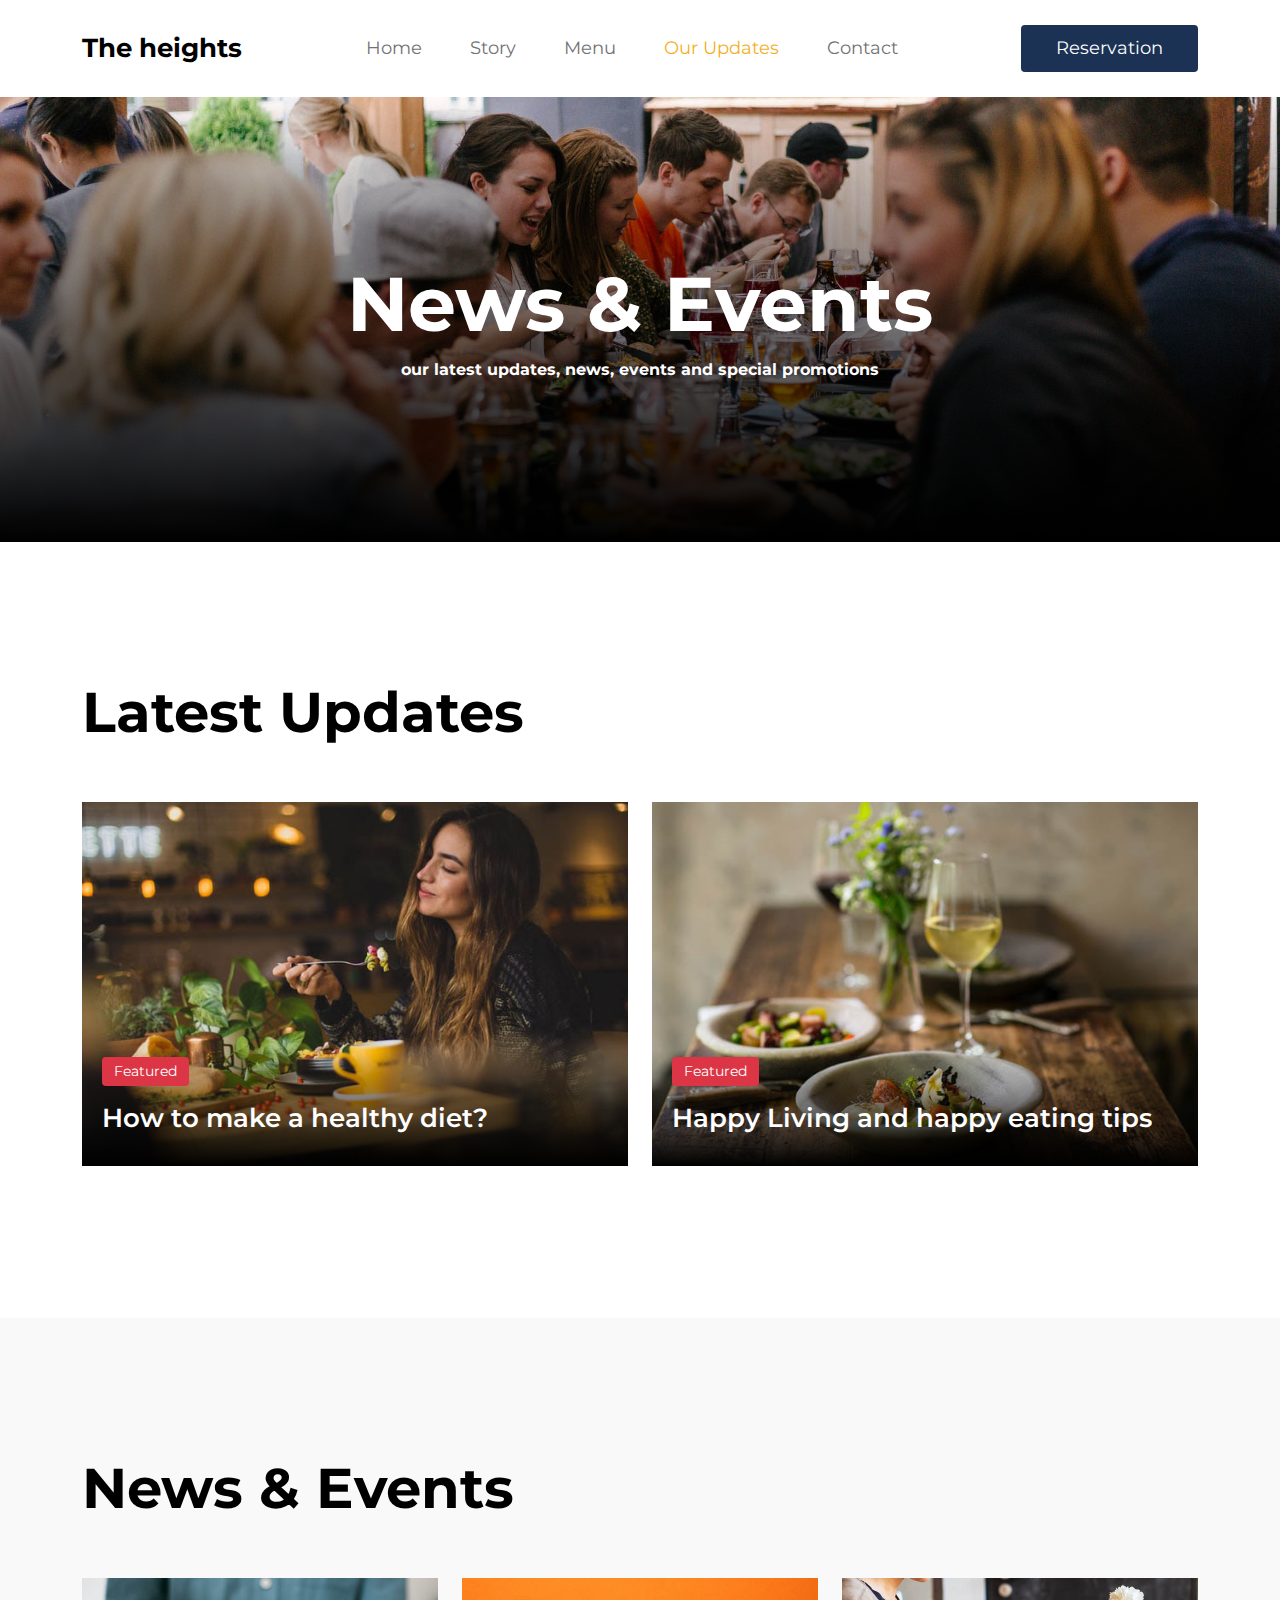
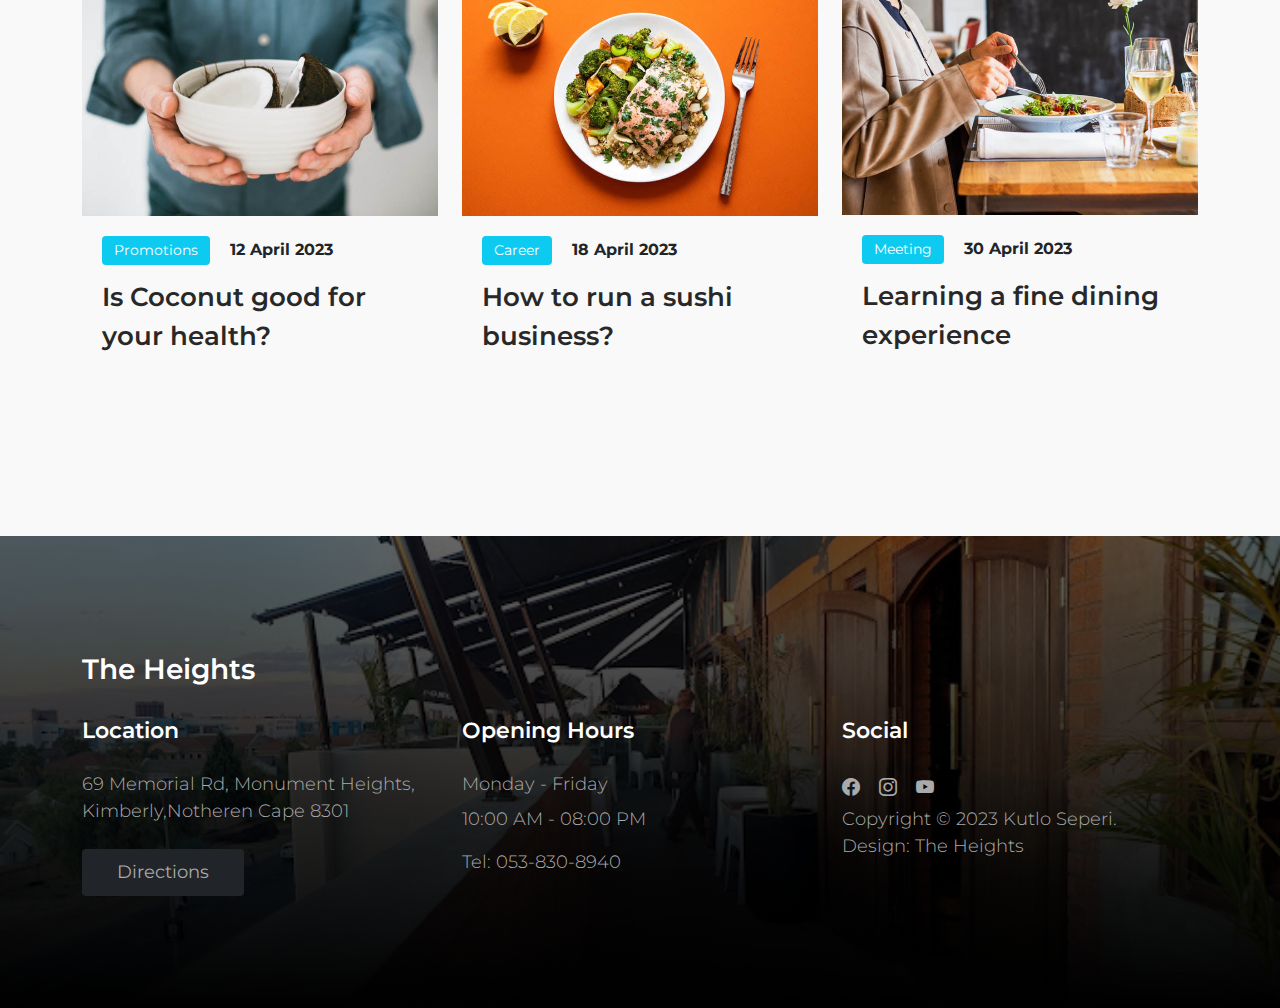
<file: news.html>
<!doctype html>
<html lang="en">
    <head>
        <meta charset="utf-8">
        <meta name="viewport" content="width=device-width, initial-scale=1">

        <meta name="description" content="">
        <meta name="author" content="">

        <title>The heights - News Section</title>

        <!-- CSS FILES --> 
        <link rel="preconnect" href="https://fonts.googleapis.com">
        
        <link rel="preconnect" href="https://fonts.gstatic.com" crossorigin>
        
        <link href="https://fonts.googleapis.com/css2?family=Montserrat:wght@300;400;600;700&display=swap" rel="stylesheet">                       
        <link href="css/bootstrap.min.css" rel="stylesheet">

        <link href="css/bootstrap-icons.css" rel="stylesheet">

        <link href="css/The-Heights-Resturant.css" rel="stylesheet">

    </head>
    
    <body>
        
        <nav class="navbar navbar-expand-lg bg-white shadow-lg">
            <div class="container">
                <button class="navbar-toggler" type="button" data-bs-toggle="collapse" data-bs-target="#navbarNav" aria-controls="navbarNav" aria-expanded="false" aria-label="Toggle navigation">
                    <span class="navbar-toggler-icon"></span>
                </button>
                
                <a class="navbar-brand" href="index.html">
                    The heights
                </a>

                <div class="d-lg-none">
                    <button type="button" class="custom-btn btn btn-primary" data-bs-toggle="modal" data-bs-target="#BookingModal">Reservation</button>
                </div>

                <div class="collapse navbar-collapse" id="navbarNav">
                    <ul class="navbar-nav mx-auto">
                        <li class="nav-item">
                            <a class="nav-link" href="index.html">Home</a>
                        </li>

                        <li class="nav-item">
                            <a class="nav-link" href="about.html">Story</a>
                        </li>

                        <li class="nav-item">
                            <a class="nav-link" href="menu.html">Menu</a>
                        </li>

                        <li class="nav-item">
                            <a class="nav-link active" href="news.html">Our Updates</a>
                        </li>

                        <li class="nav-item">
                            <a class="nav-link" href="contact.html">Contact</a>
                        </li>
                    </ul>
                </div>

                <div class="d-none d-lg-block">
                    <button type="button" class="custom-btn btn btn-primary" data-bs-toggle="modal" data-bs-target="#BookingModal">Reservation</button>
                </div>

            </div>
        </nav>

        <main>

            <header class="site-header site-news-header">
                <div class="container">
                    <div class="row">

                        <div class="col-lg-10 col-12 mx-auto">
                            <h1 class="text-white">News &amp; Events</h1>

                            <strong class="text-white">our latest updates, news, events and special promotions</strong>
                        </div>

                    </div>
                </div>

                <div class="overlay"></div>
            </header>

            <section class="news section-padding bg-white">
                <div class="container">
                    <div class="row">

                        <h2 class="mb-lg-5 mb-4">Latest Updates</h2>
                        
                        <div class="col-lg-6 col-md-6 col-12">
                            <div class="news-thumb mb-4">
                                <a href="news-detail.html">
                                    <img src="images/news/pablo-merchan-montes-Orz90t6o0e4-unsplash.jpg" class="img-fluid news-image" alt="">
                                </a>
                                
                                <div class="news-text-info news-text-info-large">
                                    <span class="category-tag bg-danger">Featured</span>

                                    <h5 class="news-title mt-2">
                                        <a href="news-detail.html" class="news-title-link">How to make a healthy diet?</a>
                                    </h5>
                                </div>
                            </div> 
                        </div>

                        <div class="col-lg-6 col-md-6 col-12">
                            <div class="news-thumb mb-4">
                                <a href="news-detail.html">
                                    <img src="images/news/stefan-johnson-xIFbDeGcy44-unsplash.jpg" class="img-fluid news-image" alt="">
                                </a>
                                
                                <div class="news-text-info news-text-info-large">
                                    <span class="category-tag bg-danger">Featured</span>

                                    <h5 class="news-title mt-2">
                                        <a href="news-detail.html" class="news-title-link">Happy Living and happy eating tips</a>
                                    </h5>
                                </div>
                            </div> 
                        </div>

                    </div>
                </div>
            </section>

            <section class="news section-padding">
                <div class="container">
                    <div class="row">

                        <div class="col-12">
                            <h2 class="mb-lg-5 mb-4">News &amp; Events</h2>
                        </div>

                        <div class="col-lg-4 col-md-6 col-12">
                            <div class="news-thumb mb-4">
                                <a href="news-detail.html">
                                    <img src="images/news/gilles-lambert-S_LhjpfIdm4-unsplash.jpg" class="img-fluid news-image" alt="">
                                </a>
                                
                                <div class="news-text-info">
                                    <span class="category-tag me-3 bg-info">Promotions</span>

                                    <strong>12 April 2023</strong>

                                    <h5 class="news-title mt-2">
                                        <a href="news-detail.html" class="news-title-link">Is Coconut good for your health?</a>
                                    </h5>
                                </div>
                            </div> 
                        </div>

                        <div class="col-lg-4 col-md-6 col-12">
                            <div class="news-thumb mb-4">
                                <a href="news-detail.html">
                                    <img src="images/news/ella-olsson-mmnKI8kMxpc-unsplash.jpg" class="img-fluid news-image" alt="">
                                </a>
                                
                                <div class="news-text-info">
                                    <span class="category-tag me-3 bg-info">Career</span>

                                    <strong>18 April 2023</strong>

                                    <h5 class="news-title mt-2">
                                        <a href="news-detail.html" class="news-title-link">How to run a sushi business?</a>
                                    </h5>
                                </div>
                            </div> 
                        </div>

                        <div class="col-lg-4 col-md-6 col-12">
                            <div class="news-thumb mb-4">
                                <a href="news-detail.html">
                                    <img src="images/news/louis-hansel-GiIiRV0FjwU-unsplash.jpg" class="img-fluid news-image" alt="">
                                </a>
                                
                                <div class="news-text-info">
                                    <span class="category-tag me-3 bg-info">Meeting</span>

                                    <strong>30 April 2023</strong>

                                    <h5 class="news-title mt-2">
                                        <a href="news-detail.html" class="news-title-link">Learning a fine dining experience</a>
                                    </h5>
                                </div>
                            </div> 
                        </div>

                    </div>
                </div>
            </section>

        </main>

        <footer class="site-footer section-padding">
            
            <div class="container">
                
                <div class="row">

                    <div class="col-12">
                        <h4 class="text-white mb-4 me-5">The Heights</h4>
                    </div>

                    <div class="col-lg-4 col-md-7 col-xs-12 tooplate-mt30">
                        <h6 class="text-white mb-lg-4 mb-3">Location</h6>

                        <p>69 Memorial Rd, Monument Heights, Kimberly,Notheren Cape 8301</p>

                        <a href="https://maps.app.goo.gl/Lxz8xrsuiVxhBZQe9" class="custom-btn btn btn-dark mt-2">Directions</a>
                    </div>

                    <div class="col-lg-4 col-md-5 col-xs-12 tooplate-mt30">
                        <h6 class="text-white mb-lg-4 mb-3">Opening Hours</h6>

                        <p class="mb-2">Monday - Friday</p>

                        <p>10:00 AM - 08:00 PM</p>

                        <p>Tel: <a href="tel: 053-830-8940" class="tel-link">053-830-8940</a></p>
                    </div>

                    <div class="col-lg-4 col-md-6 col-xs-12 tooplate-mt30">
                        <h6 class="text-white mb-lg-4 mb-3">Social</h6>

                        <ul class="social-icon">
                            <li><a href="#" class="social-icon-link bi-facebook"></a></li>

                            <li><a href="#" class="social-icon-link bi-instagram"></a></li>


                            <li><a href="#" class="social-icon-link bi-youtube"></a></li>
                        </ul>
                    
                        <p class="copyright-text ">Copyright © 2023 Kutlo Seperi.
                            <br>Design: The Heights</p>
                            
                    </div>

                </div><!-- row ending -->
                
             </div><!-- container ending -->
             
        </footer>

        <!-- Modal -->
        <div class="modal fade" id="BookingModal" tabindex="-1" aria-labelledby="BookingModal" aria-hidden="true">
            <div class="modal-dialog modal-dialog-centered modal-xl">
                <div class="modal-content">
                    <div class="modal-header">
                        <h3 class="mb-0">Reserve a table</h3>

                        <button type="button" class="btn-close" data-bs-dismiss="modal" aria-label="Close"></button>
                    </div>

                    <div class="modal-body d-flex flex-column justify-content-center">
                        <div class="booking">
                            
                            <form class="booking-form row" role="form" action="#" method="post">
                                <div class="col-lg-6 col-12">
                                    <label for="name" class="form-label">Full Name</label>

                                    <input type="text" name="name" id="name" class="form-control" placeholder="Your Name" required>
                                </div>

                                <div class="col-lg-6 col-12">
                                    <label for="email" class="form-label">Email Address</label>

                                    <input type="email" name="email" id="email" pattern="[^ @]*@[^ @]*" class="form-control" placeholder="your@email.com" required>
                                </div>

                                <div class="col-lg-6 col-12">
                                    <label for="phone" class="form-label">Phone Number</label>

                                    <input type="telephone" name="phone" id="phone" pattern="[0-9]{3}-[0-9]{3}-[0-9]{4}" class="form-control" placeholder="123-456-7890">
                                </div>

                                <div class="col-lg-6 col-12">
                                    <label for="people" class="form-label">Number of persons</label>

                                    <input type="text" name="people" id="people" class="form-control" placeholder="12 persons">
                                </div>

                                <div class="col-lg-6 col-12">
                                    <label for="date" class="form-label">Date</label>

                                    <input type="date" name="date" id="date" value="" class="form-control">
                                </div>

                                <div class="col-lg-6 col-12">
                                    <label for="time" class="form-label">Time</label>

                                    <select class="form-select form-control" name="time" id="time">
                                      <option value="5" selected>5:00 PM</option>
                                      <option value="6">6:00 PM</option>
                                      <option value="7">7:00 PM</option>
                                      <option value="8">8:00 PM</option>
                                      <option value="9">9:00 PM</option>
                                    </select>
                                </div>

                                <div class="col-12">
                                    <label for="message" class="form-label">Special Request</label>

                                    <textarea class="form-control" rows="4" id="message" name="message" placeholder=""></textarea>
                                </div>

                                <div class="col-lg-4 col-12 ms-auto">
                                    <button type="submit" class="form-control">Submit Request</button>
                                </div>
                            </form>
                        </div>
                    </div>

                    <div class="modal-footer"></div>
                    
                </div>
                
            </div>
        </div>
        
        <!-- JAVASCRIPT FILES -->
        <script src="js/jquery.min.js"></script>
        <script src="js/bootstrap.bundle.min.js"></script>
        <script src="js/custom.js"></script>

    </body>
</html>
</file>
<file: css/The-Heights-Resturant.css>
/*---------------------------------------
  CUSTOM PROPERTIES ( VARIABLES )             
-----------------------------------------*/
:root {
  --white-color:                  #FFFFFF;
  --primary-color:                #f3af24;
  --secondary-color:              #f3af24;
  --section-bg-color:             #f9f9f9;
  --dark-color:                   #000000;
  --title-color:                  rgb(21, 51, 80);
  --reserve-color:                rgb(21, 51, 80);
  --news-title-color:             #292828;
  --p-color:                      #717275;
  --border-color:                 #eaeaea;
  --border-radius-default:        .25rem;

  --body-font-family:             'Montserrat', sans-serif;

  --h1-font-size:                 76px;
  --h2-font-size:                 56px;
  --h3-font-size:                 42px;
  --h4-font-size:                 28px;
  --h5-font-size:                 26px;
  --h6-font-size:                 22px;

  --p-font-size:                  18px;
  --menu-font-size:               18px;
  --category-font-size:           14px;

  --font-weight-light:            300;
  --font-weight-normal:           400;
  --font-weight-semibold:         600;
  --font-weight-bold:             700;
}

body {
    background: var(--white-color);
    font-family: var(--body-font-family);    
    position: relative;
}

/*---------------------------------------
  TYPOGRAPHY               
-----------------------------------------*/

h2,
h3,
h4,
h5,
h6 {
  color: var(--dark-color);
  line-height: inherit;
}

h1,
h2,
h3,
h4,
h5,
h6 {
  font-weight: var(--font-weight-semibold);
}

h1,
h2 {
  font-weight: var(--font-weight-bold);
}

h1 {
  font-size: var(--h1-font-size);
  line-height: normal;
}

h2 {
  font-size: var(--h2-font-size);
}

h3 {
  font-size: var(--h3-font-size);
}

h4 {
  font-size: var(--h4-font-size);
}

h5 {
  font-size: var(--h5-font-size);
}

h6 {
  font-size: var(--h6-font-size);
}

p,
.list .list-item {
  color: var(--p-color);
  font-size: var(--p-font-size);
  font-weight: var(--font-weight-light);
}

a, 
button {
  touch-action: manipulation;
  transition: all 0.3s;
}

.form-label {
  color: var(--p-color);
  font-weight: var(--font-weight-semibold);
}

a {
  color: var(--secondary-color);
  text-decoration: none;
}

a:hover {
  color: var(--primary-color);
}

::selection {
  background: var(--primary-color);
  color: var(--white-color);
}

::-moz-selection {
  background: var(--primary-color);
  color: var(--white-color);
}

.section-padding {
  padding-top: 8rem;
  padding-bottom: 8rem;
}

b,
strong {
  font-weight: var(--font-weight-bold);
}


/*---------------------------------------
  CUSTOM BUTTON              
-----------------------------------------*/
.custom-btn {
  border: 0;
  color: var(--white-color);
  font-size: var(--menu-font-size);
  padding: 10px 35px;
}


/*---------------------------------------
  NAVIGATION              
-----------------------------------------*/
.navbar {
  background: var(--white-color);
  padding-top: 20px;
  padding-bottom: 20px;
}

.navbar-brand {
  color: var(--dark-color);
  font-size: var(--h5-font-size);
  font-weight: var(--font-weight-bold);
  margin-right: 0;
}

.navbar-expand-lg .navbar-nav .nav-link {
  padding-right: 1.5rem;
  padding-left: 1.5rem;
}

.navbar-expand-lg .nav-link {
  color: var(--p-color);
  font-weight: var(--font-weight-normal);
  font-size: var(--menu-font-size);
  padding-top: 15px;
  padding-bottom: 15px;
}

.navbar-nav .nav-link.active, 
.nav-link:focus, 
.nav-link:hover {
  color: var(--primary-color);
}

.nav-link:focus {
  color: var(--p-color);
}

.navbar-toggler {
  border: 0;
  padding: 0;
  cursor: pointer;
  margin: 0;
  width: 30px;
  height: 35px;
  outline: none;
}

.navbar-toggler:focus {
  outline: none;
  box-shadow: none;
}

.navbar-toggler[aria-expanded="true"] .navbar-toggler-icon {
  background: transparent;
}

.navbar-toggler[aria-expanded="true"] .navbar-toggler-icon:before,
.navbar-toggler[aria-expanded="true"] .navbar-toggler-icon:after {
  transition: top 300ms 50ms ease, -webkit-transform 300ms 350ms ease;
  transition: top 300ms 50ms ease, transform 300ms 350ms ease;
  transition: top 300ms 50ms ease, transform 300ms 350ms ease, -webkit-transform 300ms 350ms ease;
  top: 0;
}

.navbar-toggler[aria-expanded="true"] .navbar-toggler-icon:before {
  transform: rotate(45deg);
}

.navbar-toggler[aria-expanded="true"] .navbar-toggler-icon:after {
  transform: rotate(-45deg);
}

.navbar-toggler .navbar-toggler-icon {
  background: var(--dark-color);
  transition: background 10ms 300ms ease;
  display: block;
  width: 30px;
  height: 2px;
  position: relative;
}

.navbar-toggler .navbar-toggler-icon:before,
.navbar-toggler .navbar-toggler-icon:after {
  transition: top 300ms 350ms ease, -webkit-transform 300ms 50ms ease;
  transition: top 300ms 350ms ease, transform 300ms 50ms ease;
  transition: top 300ms 350ms ease, transform 300ms 50ms ease, -webkit-transform 300ms 50ms ease;
  position: absolute;
  right: 0;
  left: 0;
  background: var(--dark-color);
  width: 30px;
  height: 2px;
  content: '';
}

.navbar-toggler .navbar-toggler-icon:before {
  top: -8px;
}

.navbar-toggler .navbar-toggler-icon:after {
  top: 8px;
}


/*---------------------------------------
  SITE HEADER              
-----------------------------------------*/
.site-header {
  background-repeat: no-repeat;
  background-position: center;
  background-size: cover;
  padding-top: 10rem;
  padding-bottom: 10rem;
  text-align: center;
  position: relative;
}

.site-header .container {
  position: relative;
  z-index: 2;
}

.site-news-detail-header {
  background: transparent;
  text-align: left;
   padding-top: 6rem;
  padding-bottom: 6rem;
}

.site-about-header {
  background-image: url('../images/header/briana-tozour-V_Nkf1E-vYA-unsplash.jpg');
}

.site-menu-header {
  background-image: url('../images/header/luisa-brimble-aFzg83dvnAI-unsplash.jpg');
}

.site-news-header {
  background-image: url('../images/header/priscilla-du-preez-W3SEyZODn8U-unsplash.jpg');
}

.site-contact-header {
  background-image: url('../images/header/rod-long-I79Pgmhmy5M-unsplash.jpg');
}

.overlay {
  background: linear-gradient(to top, var(--dark-color), transparent 100%);
  position: absolute;
  top: 0;
  right: 0;
  bottom: 0;
  left: 0;
}


/*---------------------------------------
  HERO              
-----------------------------------------*/
.hero {
  position: relative;
  overflow: hidden;
  padding-top: 20.542rem;
  padding-bottom: 20.542rem;
}

.hero .container {
  position: absolute;
  z-index: 9;
  top: 50%;
  left: 50%;
  transform: translate(-50%, -50%);
  width: 100%;
}

.video-wrap {
  z-index: -100;
}

.hero-banner {
  background-image: url('../images/the heights.png');
  background-repeat: repeat-x;
  background-position: center;
  background-size: auto;
  padding-top: 6rem;
  padding-bottom: 0rem;
  position: relative;
}

.hero-banner::before{
  content: "";
  background: linear-gradient(to right, var(--dark-color), transparent 10%);
  position: absolute;
  top: 0;
  right: 0;
  bottom: 0;
  left: 0;
  
}

.custom-video {
  position: absolute;
  top: 0;
  left: 0;
  object-fit: cover;
  width: 100%;
  height: 100%;
}


/*---------------------------------------
  HERO SLIDE               
-----------------------------------------*/
.carousel-image {
  width: 100%;
  height: 100%;
  object-fit: cover;
}

.carousel-thumb {
  position: relative;
}

.carousel-caption {
  background: linear-gradient(to top, var(--dark-color), transparent 90%);
  text-align: left;
  position: absolute;
  right: 0;
  bottom: 0;
  left: 0;
  padding: 60px 40px;
}

.hero-carousel .reviews-text,
.hero-text {
  color: var(--white-color);
}

.price-tag {
  background: var(--white-color);
  border-radius: 100px;
  color: var(--secondary-color);
  font-size: var(--menu-font-size);
  font-weight: var(--font-weight-semibold);
  display: inline-block;
  width: 84px;
  height: 64px;
  line-height: 64px;
  text-align: center;
}

.hero-carousel .carousel-control-prev,
.hero-carousel .carousel-control-next {
  position: absolute;
  top: auto;
  bottom: 0;
  opacity: 1;
}

.hero-carousel .carousel-control-prev,
.hero-carousel .carousel-control-next {
  background: var(--secondary-color);
  width: 60px;
  height: 60px;
  text-align: center;
}

.hero-carousel .carousel-control-prev {
  left: auto;
  right: 60px;
}

.hero-carousel .carousel-control-next {
  background: var(--primary-color);
  right: 0;
}

.hero-carousel .carousel-control-prev:hover, 
.hero-carousel .carousel-control-next:hover {
  background: var(--dark-color);
}

.hero-carousel .carousel-control-prev-icon,
.hero-carousel .carousel-control-next-icon {
  background-image: none;
  width: inherit;
  height: inherit;
  line-height: 60px;
}

.hero-carousel .carousel-control-prev-icon::before,
.hero-carousel .carousel-control-next-icon::before {
  font-family: bootstrap-icons;
  display: block;
  margin: auto;
  font-size: var(--h5-font-size);
  color: var(--white-color);
}

.hero-carousel .carousel-control-prev-icon::before {
  content: "\f13f";
}

.hero-carousel .carousel-control-next-icon::before {
  content: "\f144";
}

.reviews-icon {
  color: var(--secondary-color);
}


/*---------------------------------------
  MENU               
-----------------------------------------*/
.menu,
.about,
.news,
.related-news,
.newsletter,
.comments {
  background: var(--section-bg-color);
}

.menu-thumb {
  position: relative;
  overflow: hidden;
}

.menu-info {
  padding: 20px 20px 30px 20px;
}

.menu-image {
  display: block;
}

.menu-image-wrap {
  position: relative;
}

.menu-tag {
  position: absolute;
  top: 0;
  right: 0;
  margin: 20px;
}

.newsletter-image {
  border-radius: 100%;
  object-fit: cover;
  display: block;
  margin: 0 auto;
  max-width: 450px;
  max-height: 450px;
}


/*---------------------------------------
  NEWS               
-----------------------------------------*/
.news-thumb {
  position: relative;
  overflow: hidden;
}

.news-thumb > a {
  display: block;
  width: 100%;
  height: 100%;
  position: relative;
  z-index: 2;
  transition: all 0.3s ease-out;
}

.news-thumb > a:hover {
  transform: scale(1.2);
}

.news-text-info {
  background: var(--section-bg-color);
  position: relative;
  z-index: 2;
  padding: 20px;
  transition: all 0.3s ease-out;
}

.related-news .news-text-info {
  background: var(--white-color);
}

.news-text-info-large {
  background: linear-gradient(to top, var(--dark-color), transparent 90%);
  position: absolute;
  z-index: 2;
  bottom: 0;
  right: 0;
  left: 0;
  pointer-events: none;
}

.news-text-info-large .news-title-link {
  color: var(--white-color);
}

.news-title-link {
  color: var(--news-title-color);
}

.news-image {
  display: block;
  width: 100%;
  transition: all 0.3s ease-out;
}

.news-image:hover {
  transform: scale(1.2);
}

.category-tag,
.menu-tag {
  background: var(--dark-color);
  border-radius: var(--border-radius-default);
  color: var(--white-color);
  font-size: var(--category-font-size);
  display: inline-block;
  padding: 4px 12px;
}

.category-tag {
  margin-bottom: 5px;
}

.comment-form {
  margin-bottom: 60px;
}

.news-author {
  border-bottom: 1px solid rgba(0,0,0,0.05);
  margin-bottom: 30px;
  padding-left: 15px;
  padding-right: 15px;
  padding-bottom: 30px;
}

.news-author:last-child {
  border-bottom: 0;
  padding-bottom: 0;
}

.news-author-image {
  border-radius: 100px;
  object-fit: cover;
  width: 70px;
  height: 70px;
}


/*---------------------------------------
  CUSTOM FORM            
-----------------------------------------*/
.custom-form .form-control {
  margin-bottom: 20px;
  padding: 14px 10px;
  transition: all 0.3s;
}

.custom-form button[type="submit"] {
  background: var(--dark-color);
  border: 0;
  color: var(--white-color);
  text-transform: uppercase;
}

.custom-form button[type="submit"]:hover {
  background: var(--primary-color);
}


/*---------------------------------------
  SUBSCRIBE FORM            
-----------------------------------------*/
.subscribe-form .form-control {
  margin-top: 20px;
  margin-bottom: 10px;
}


/*---------------------------------------
  BOOKING FORM            
-----------------------------------------*/
#BookingModal .modal-content {
  border: 0;
  overflow: hidden;
}

#BookingModal .modal-content::before {
  content: "";
  background-color: var(--white-color);
  background-image: url('../images/sincerely-media-HoEYgBL_Gcs-unsplash.jpg');
  background-repeat: no-repeat;
  background-position: top;
  background-size: cover;
  width: 60%;
  height: 100%;
  position: absolute;
  top: 0;
  right: 0;
}

#BookingModal .modal-header {
  border-bottom: 0;
  position: relative;
  padding: 26px 32px 0 32px;
}

#BookingModal .modal-body {
  padding: 38px 32px;
  padding-right: 35%;
}

#BookingModal .modal-footer {
  border-top: 0;
  padding: 0;
}

.booking-form .form-control {
  font-weight: var(--font-weight-normal);
  padding-top: 12px;
  padding-bottom: 12px;
  margin-bottom: 25px;
  transition: all 0.3s;
}

.booking-form button[type="submit"] {
  background: var(--dark-color);
  border: 0;
  font-weight: var(--font-weight-semibold);
  color: var(--white-color);
  text-transform: uppercase;
  margin-bottom: 0;
}

.booking-form button[type="submit"]:hover {
  background: var(--primary-color);
}

.BgImage {
  background-image: url('../images/alex-haney-CAhjZmVk5H4-unsplash.jpg');
  background-repeat: no-repeat;
  background-size: cover;
  background-attachment: fixed;
  height: 500px;
}


/*---------------------------------------
  FOOTER              
-----------------------------------------*/
.site-footer {
  background-image: url('../images/header/heroo.jpg');
  background-repeat: no-repeat;
  background-position: center;
  background-size: cover;
  padding-top: 7rem;
  padding-bottom: 7rem;
  position: relative;
}

.site-footer::before {
  content: "";
  background: linear-gradient(to top, var(--dark-color), transparent 250%);
  position: absolute;
  top: 0;
  right: 0;
  bottom: 0;
  left: 0;
}

.site-footer .container {
  position: relative;
}


.copyright-text {
  font-size: var(--menu-font-size);
}

.tel-link {
  color: var(--p-color);
}

.site-footer a:hover {
  color: var(--white-color);
}

.site-footer a {
  	color: #AAA;;
}

.site-footer p {
	color: #AAA;
}


/*---------------------------------------
  SOCIAL ICON               
-----------------------------------------*/
.social-icon {
  margin: 0;
  padding: 0;
}

.social-icon li {
  list-style: none;
  display: inline-block;
  vertical-align: top;
  transition: all 0.3s;
}

.social-icon:hover li:not(:hover) {
  opacity: 0.65;
}

.social-icon-link {
  color: var(--p-color);
  font-size: var(--p-font-size);
  display: inline-block;
  vertical-align: top;
  margin-top: 4px;
  margin-bottom: 4px;
  margin-right: 15px;
}

.social-icon-link:hover {
  color: var(--primary-color);
}


/*---------------------------------------
  RESPONSIVE STYLES               
-----------------------------------------*/
@media screen and (max-width: 1180px) {
  h1 {
    font-size: 62px;
  }
}

@media screen and (max-width: 1170px) {
  h1 {
    font-size: 56px;
  }
}


@media screen and (max-width: 991px) {
  h1 {
    font-size: 38px;
  }

  h2 {
    font-size: 32px;
  }

  h3 {
    font-size: 26px;
  }

  h4 {
    font-size: 24px;
  }

  h5 {
    font-size: 20px;
  }

  h6 {
    font-size: 18px;
  }

  .site-header,
  .section-padding {
    padding-top: 5rem;
    padding-bottom: 5rem;
  }

  .navbar {
    padding-top: 10px;
    padding-bottom: 10px;
  }

  .navbar-nav .nav-link {
    padding-top: 5px;
    padding-bottom: 10px;
  }

  #BookingModal .modal-content {
    padding-bottom: 200px;
  }

  #BookingModal .modal-content::before {
    background-image: url('../images/sincerely-media-HoEYgBL_Gcs-unsplash-mobile.jpg');
    background-position: bottom;
    top: auto;
    left: 0;
    bottom: 0;
    width: 100%;
    height: 200px;
    transform: rotate(180deg);
  }
  .hero-banner {
    background-image: url('../images/the heights.png');
    background-position: left;
    scale: 80%;
    
    
  }
  #BookingModal .modal-body {
    padding-top: 18px;
    padding-right: 32px;
  }
}

@media screen and (max-width: 480px) {
  .newsletter-image {
    max-width: 310px;
    max-height: 310px;
  }

  .hero-carousel .carousel-control-prev,
  .hero-carousel .carousel-control-next {
    width: 50px;
    height: 50px;
  }
}
</file>
